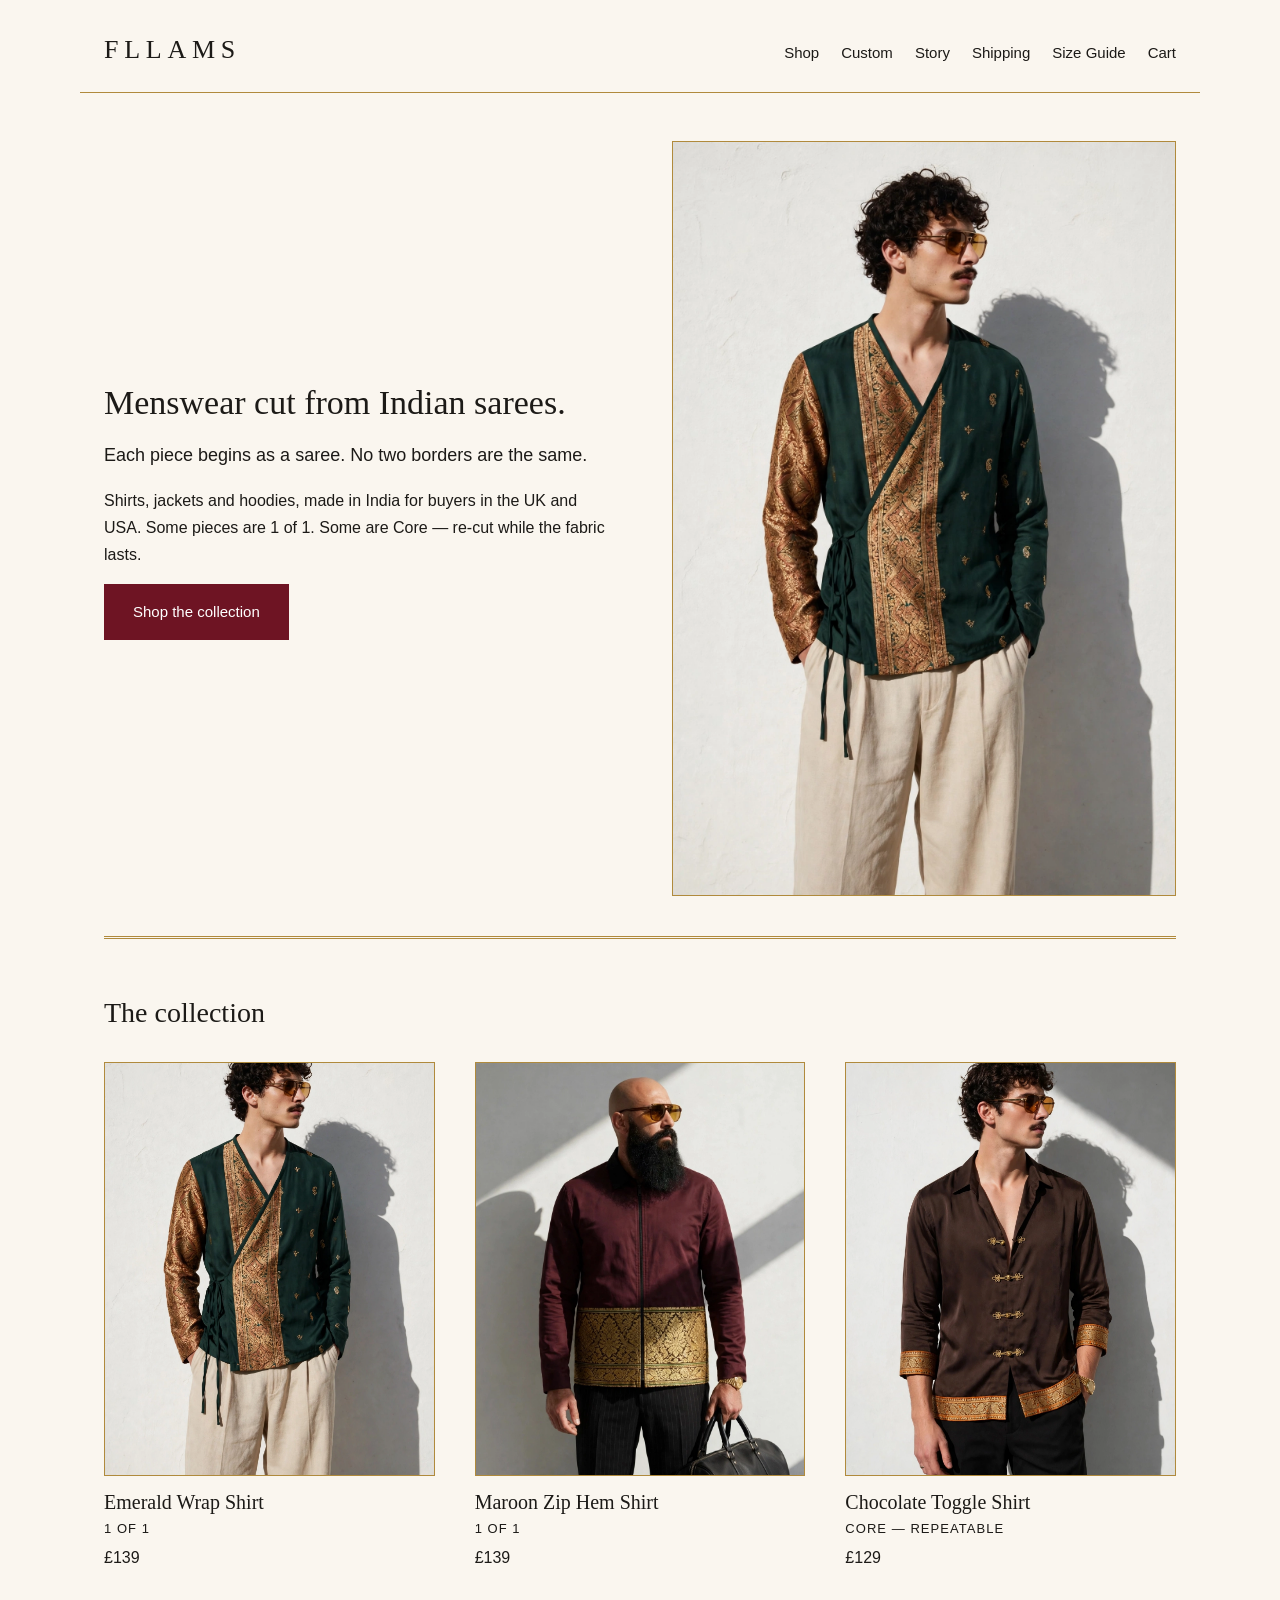
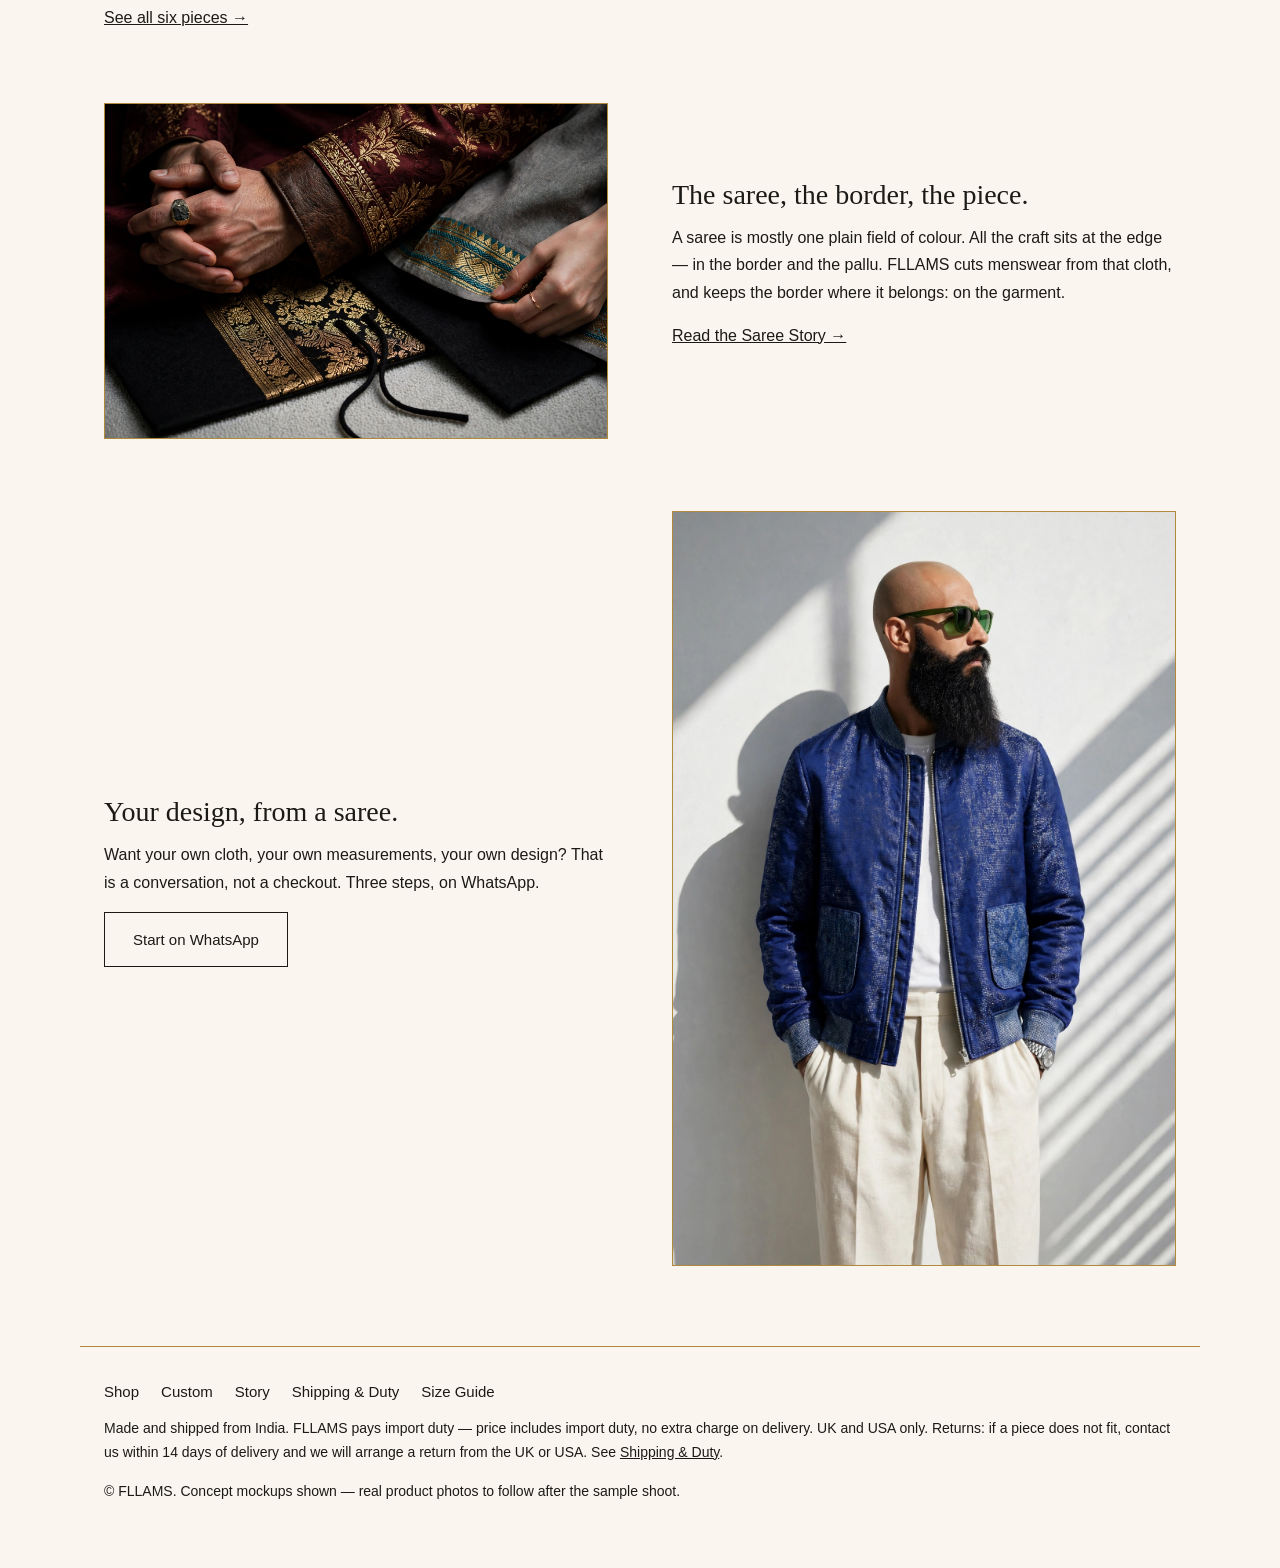
<file: index.html>
<!DOCTYPE html>
<html lang="en-GB">
<head>
<meta charset="utf-8">
<meta name="viewport" content="width=device-width, initial-scale=1">
<title>FLLAMS — Menswear cut from Indian sarees</title>
<meta name="description" content="FLLAMS — premium menswear made from Indian sarees. Shirts, jackets and hoodies for buyers in the UK and USA.">
<link rel="stylesheet" href="assets/css/style.css">
</head>
<body>
<header>
  <a class="logo" href="index.html">FLLAMS</a>
  <nav>
    <a href="shop.html">Shop</a>
    <a href="custom.html">Custom</a>
    <a href="story.html">Story</a>
    <a href="shipping.html">Shipping</a>
    <a href="size-guide.html">Size Guide</a>
    <a href="shop.html#cart" class="cart-link" data-cart-count>Cart</a>
  </nav>
</header>

<main>
  <section class="hero">
    <div>
      <h1>Menswear cut from Indian sarees.</h1>
      <p class="lede">Each piece begins as a saree. No two borders are the same.</p>
      <p>Shirts, jackets and hoodies, made in India for buyers in the UK and USA. Some pieces are 1 of 1. Some are Core — re-cut while the fabric lasts.</p>
      <p><a class="btn btn-maroon" href="shop.html">Shop the collection</a></p>
    </div>
    <div>
      <img src="assets/images/wrap-worn.webp" alt="Emerald Wrap Shirt, worn — deep forest green wrap shirt with a copper-gold brocade centre panel" width="1080" height="1350">
    </div>
  </section>

  <hr class="gold-rule">

  <section>
    <h2>The collection</h2>
    <div class="grid">
      <article class="card">
        <a href="product-wrap.html">
          <img src="assets/images/wrap-worn.webp" alt="Emerald Wrap Shirt, worn" loading="lazy">
          <h3>Emerald Wrap Shirt</h3>
          <p class="meta"><span class="label">1 of 1</span></p>
          <p class="price">£139</p>
        </a>
      </article>
      <article class="card">
        <a href="product-zip.html">
          <img src="assets/images/zip-worn.webp" alt="Maroon Zip Hem Shirt, worn" loading="lazy">
          <h3>Maroon Zip Hem Shirt</h3>
          <p class="meta"><span class="label">1 of 1</span></p>
          <p class="price">£139</p>
        </a>
      </article>
      <article class="card">
        <a href="product-toggle.html">
          <img src="assets/images/toggle-worn.webp" alt="Chocolate Toggle Shirt, worn" loading="lazy">
          <h3>Chocolate Toggle Shirt</h3>
          <p class="meta"><span class="label">Core — Repeatable</span></p>
          <p class="price">£129</p>
        </a>
      </article>
    </div>
    <p style="margin-top: 32px;"><a href="shop.html">See all six pieces →</a></p>
  </section>

  <section class="strip">
    <div>
      <img src="assets/images/detail-closeup.webp" alt="Close-up of hands, a stone ring and gold zari brocade" loading="lazy">
    </div>
    <div>
      <h2>The saree, the border, the piece.</h2>
      <p>A saree is mostly one plain field of colour. All the craft sits at the edge — in the border and the pallu. FLLAMS cuts menswear from that cloth, and keeps the border where it belongs: on the garment.</p>
      <p><a href="story.html">Read the Saree Story →</a></p>
    </div>
  </section>

  <section class="strip">
    <div>
      <h2>Your design, from a saree.</h2>
      <p>Want your own cloth, your own measurements, your own design? That is a conversation, not a checkout. Three steps, on WhatsApp.</p>
      <p><a class="btn btn-outline" href="custom.html">Start on WhatsApp</a></p>
    </div>
    <div>
      <img src="assets/images/bomber-worn.webp" alt="Royal Blue Bomber, worn" loading="lazy">
    </div>
  </section>
</main>

<footer>
  <nav>
    <a href="shop.html">Shop</a>
    <a href="custom.html">Custom</a>
    <a href="story.html">Story</a>
    <a href="shipping.html">Shipping &amp; Duty</a>
    <a href="size-guide.html">Size Guide</a>
  </nav>
  <p>Made and shipped from India. FLLAMS pays import duty — price includes import duty, no extra charge on delivery. UK and USA only. Returns: if a piece does not fit, contact us within 14 days of delivery and we will arrange a return from the UK or USA. See <a href="shipping.html">Shipping &amp; Duty</a>.</p>
  <p>© FLLAMS. Concept mockups shown — real product photos to follow after the sample shoot.</p>
</footer>
<script src="assets/js/main.js"></script>
</body>
</html>
</file>
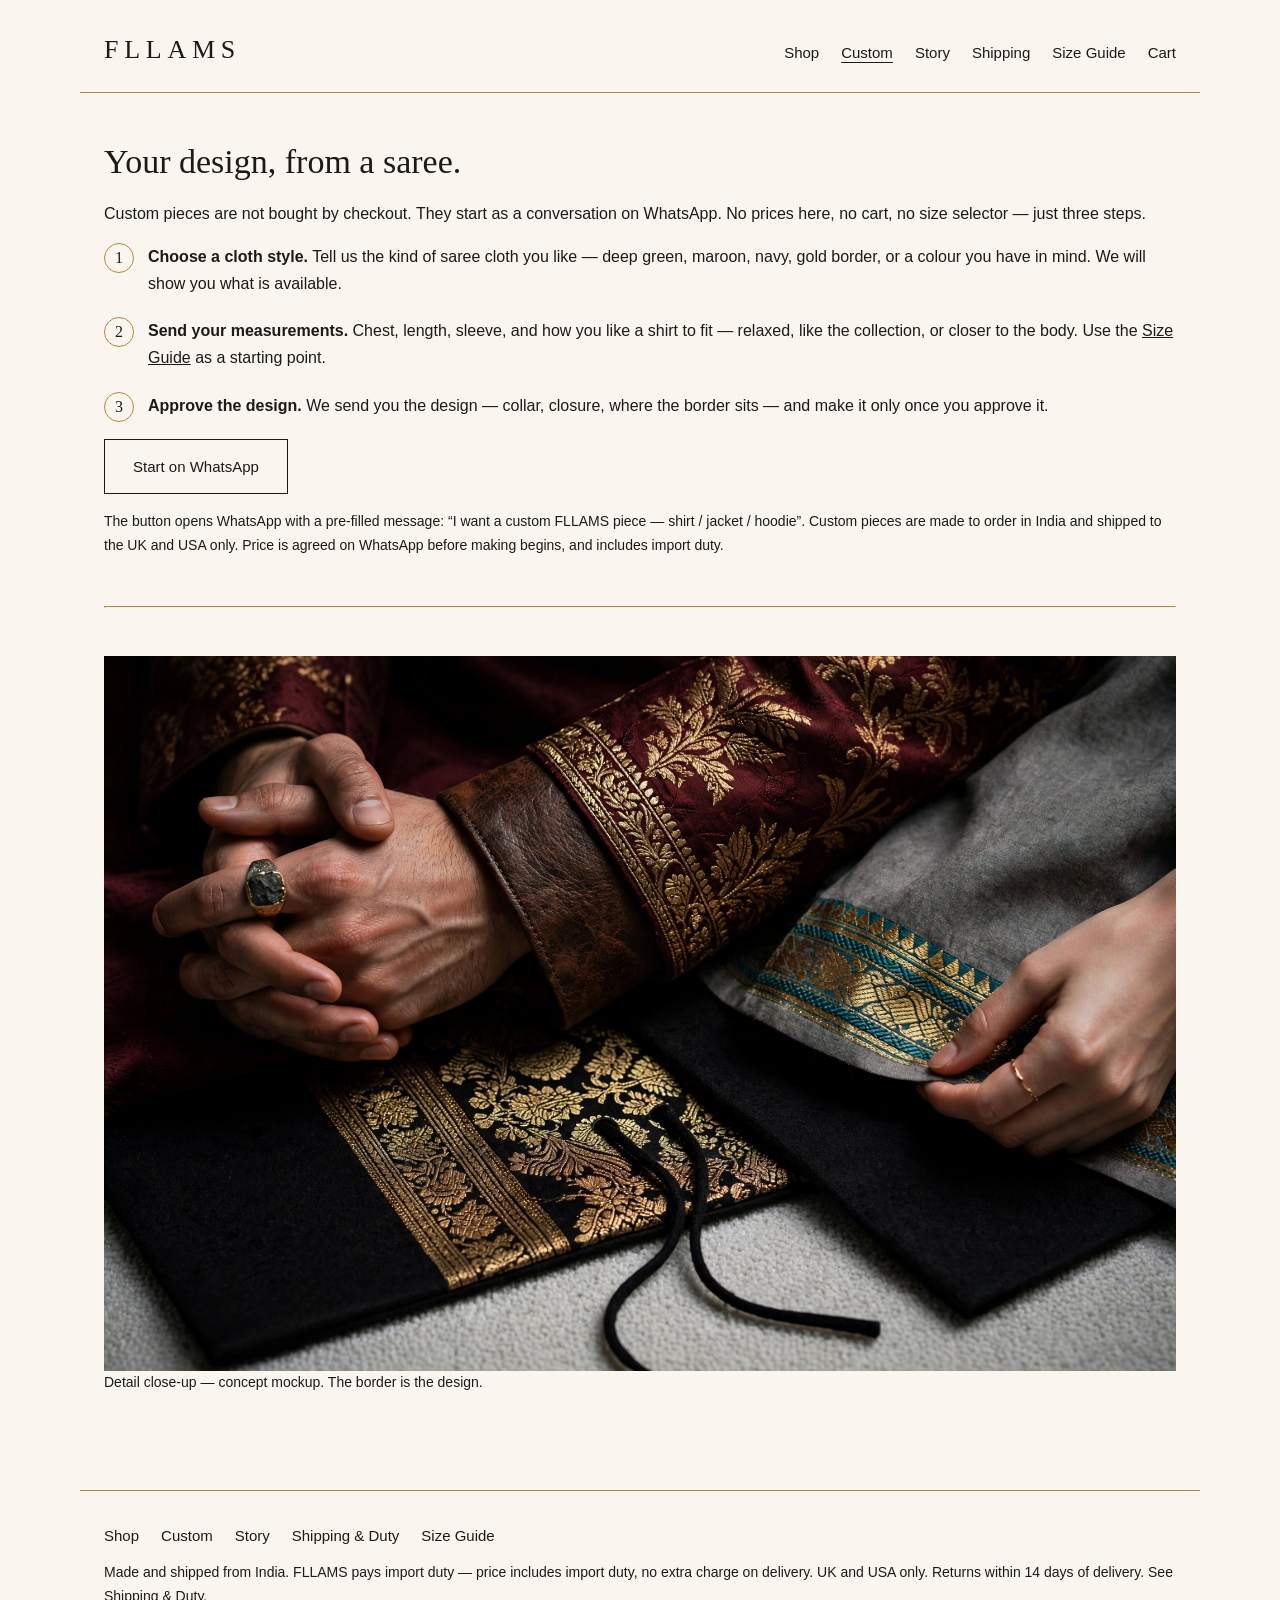
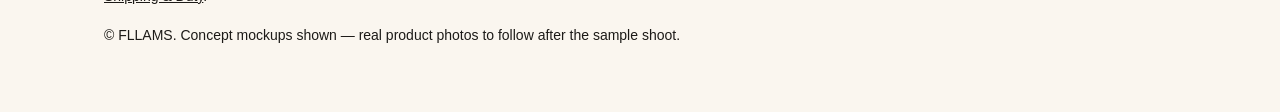
<file: custom.html>
<!DOCTYPE html>
<html lang="en-GB">
<head>
<meta charset="utf-8">
<meta name="viewport" content="width=device-width, initial-scale=1">
<title>Custom on WhatsApp — FLLAMS</title>
<meta name="description" content="A custom FLLAMS piece, made from a saree, designed with you on WhatsApp. No prices, no cart — a conversation.">
<link rel="stylesheet" href="assets/css/style.css">
</head>
<body>
<header>
  <a class="logo" href="index.html">FLLAMS</a>
  <nav>
    <a href="shop.html">Shop</a>
    <a href="custom.html" aria-current="page">Custom</a>
    <a href="story.html">Story</a>
    <a href="shipping.html">Shipping</a>
    <a href="size-guide.html">Size Guide</a>
    <a href="shop.html#cart" class="cart-link" data-cart-count>Cart</a>
  </nav>
</header>

<main>
  <h1>Your design, from a saree.</h1>
  <p>Custom pieces are not bought by checkout. They start as a conversation on WhatsApp. No prices here, no cart, no size selector — just three steps.</p>

  <ol class="steps">
    <li><strong>Choose a cloth style.</strong> Tell us the kind of saree cloth you like — deep green, maroon, navy, gold border, or a colour you have in mind. We will show you what is available.</li>
    <li><strong>Send your measurements.</strong> Chest, length, sleeve, and how you like a shirt to fit — relaxed, like the collection, or closer to the body. Use the <a href="size-guide.html">Size Guide</a> as a starting point.</li>
    <li><strong>Approve the design.</strong> We send you the design — collar, closure, where the border sits — and make it only once you approve it.</li>
  </ol>

  <p>
    <!-- TODO: replace the placeholder WhatsApp number below with the real FLLAMS WhatsApp business number before launch. -->
    <a class="btn btn-outline" href="https://wa.me/000000000000?text=I%20want%20a%20custom%20FLLAMS%20piece%20%E2%80%94%20shirt%20%2F%20jacket%20%2F%20hoodie">Start on WhatsApp</a>
  </p>
  <p class="muted">The button opens WhatsApp with a pre-filled message: “I want a custom FLLAMS piece — shirt / jacket / hoodie”. Custom pieces are made to order in India and shipped to the UK and USA only. Price is agreed on WhatsApp before making begins, and includes import duty.</p>

  <hr class="gold-line">
  <img src="assets/images/detail-closeup.webp" alt="Close-up of hands, a stone ring and gold zari brocade" loading="lazy">
  <p class="muted">Detail close-up — concept mockup. The border is the design.</p>
</main>

<footer>
  <nav>
    <a href="shop.html">Shop</a>
    <a href="custom.html">Custom</a>
    <a href="story.html">Story</a>
    <a href="shipping.html">Shipping &amp; Duty</a>
    <a href="size-guide.html">Size Guide</a>
  </nav>
  <p>Made and shipped from India. FLLAMS pays import duty — price includes import duty, no extra charge on delivery. UK and USA only. Returns within 14 days of delivery. See <a href="shipping.html">Shipping &amp; Duty</a>.</p>
  <p>© FLLAMS. Concept mockups shown — real product photos to follow after the sample shoot.</p>
</footer>
<script src="assets/js/main.js"></script>
</body>
</html>
</file>
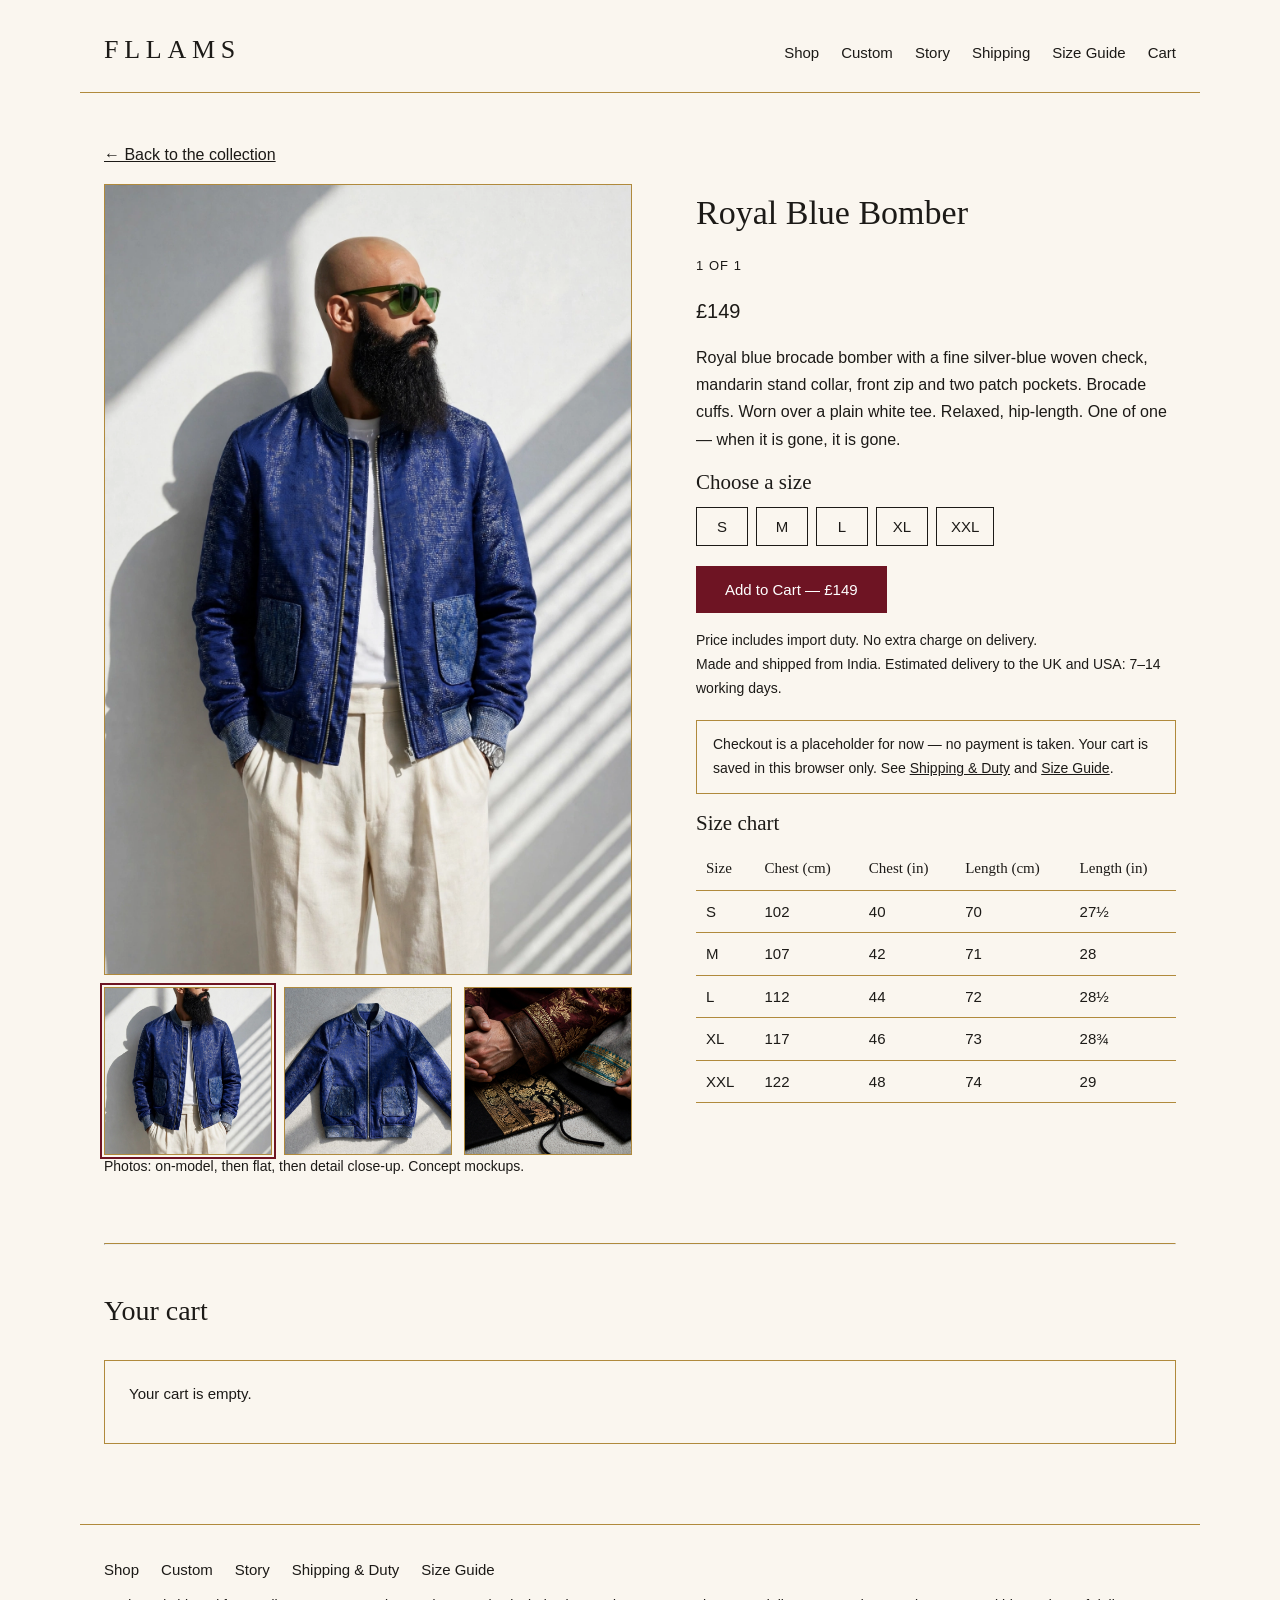
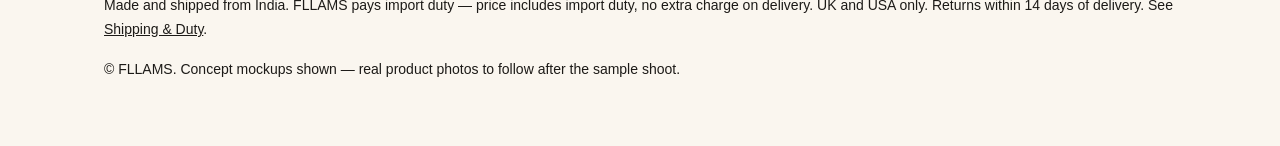
<file: product-bomber.html>
<!DOCTYPE html>
<html lang="en-GB">
<head>
<meta charset="utf-8">
<meta name="viewport" content="width=device-width, initial-scale=1">
<title>Royal Blue Bomber — FLLAMS</title>
<meta name="description" content="Royal Blue Bomber, £149 — Royal blue brocade bomber with a mandarin collar, front zip and 2 patch pockets. FLLAMS menswear made from Indian sarees, UK and USA only.">
<link rel="stylesheet" href="assets/css/style.css">
</head>
<body>
<header>
  <a class="logo" href="index.html">FLLAMS</a>
  <nav>
    <a href="shop.html">Shop</a>
    <a href="custom.html">Custom</a>
    <a href="story.html">Story</a>
    <a href="shipping.html">Shipping</a>
    <a href="size-guide.html">Size Guide</a>
    <a href="shop.html#cart" class="cart-link" data-cart-count>Cart</a>
  </nav>
</header>

<main>
  <p><a href="shop.html">&larr; Back to the collection</a></p>
  <section class="product">
    <div class="main-photo">
      <img id="main-photo" src="assets/images/bomber-worn.webp" alt="Royal Blue Bomber, worn">
      <div class="thumbs">
        <img src="assets/images/bomber-worn.webp" alt="Royal Blue Bomber, worn" data-full="assets/images/bomber-worn.webp" class="active">
        <img src="assets/images/bomber-flat.webp" alt="Royal Blue Bomber, flat" data-full="assets/images/bomber-flat.webp">
        <img src="assets/images/detail-closeup.webp" alt="Detail close-up — gold zari brocade" data-full="assets/images/detail-closeup.webp">
      </div>
      <p class="muted">Photos: on-model, then flat, then detail close-up. Concept mockups.</p>
    </div>
    <div class="buy">
      <h1>Royal Blue Bomber</h1>
      <p class="meta"><span class="label">1 of 1</span></p>
      <p class="price">£149</p>
      <p>Royal blue brocade bomber with a fine silver-blue woven check, mandarin stand collar, front zip and two patch pockets. Brocade cuffs. Worn over a plain white tee. Relaxed, hip-length. One of one — when it is gone, it is gone.</p>
      <h3>Choose a size</h3>
      <div class="sizes" role="group" aria-label="Size">
        <button type="button" class="size-btn" aria-pressed="false">S</button>
        <button type="button" class="size-btn" aria-pressed="false">M</button>
        <button type="button" class="size-btn" aria-pressed="false">L</button>
        <button type="button" class="size-btn" aria-pressed="false">XL</button>
        <button type="button" class="size-btn" aria-pressed="false">XXL</button>
      </div>
      <p class="muted" id="size-note"></p>
      <p>
        <button type="button" class="btn btn-maroon" data-add-to-cart data-name="Royal Blue Bomber" data-price="149">Add to Cart — £149</button>
      </p>
      <p class="muted" id="added-note"></p>
      <p class="duty-note">Price includes import duty. No extra charge on delivery.<br>
      Made and shipped from India. Estimated delivery to the UK and USA: 7–14 working days.</p>
      <p class="placeholder-note">Checkout is a placeholder for now — no payment is taken. Your cart is saved in this browser only. See <a href="shipping.html">Shipping &amp; Duty</a> and <a href="size-guide.html">Size Guide</a>.</p>
      <h3>Size chart</h3>
      <table>
    <thead><tr><th>Size</th><th>Chest (cm)</th><th>Chest (in)</th><th>Length (cm)</th><th>Length (in)</th></tr></thead>
    <tbody>
      <tr><td>S</td><td>102</td><td>40</td><td>70</td><td>27&frac12;</td></tr>
      <tr><td>M</td><td>107</td><td>42</td><td>71</td><td>28</td></tr>
      <tr><td>L</td><td>112</td><td>44</td><td>72</td><td>28&frac12;</td></tr>
      <tr><td>XL</td><td>117</td><td>46</td><td>73</td><td>28&frac34;</td></tr>
      <tr><td>XXL</td><td>122</td><td>48</td><td>74</td><td>29</td></tr>
    </tbody>
  </table>
    </div>
  </section>

  <hr class="gold-line">
  <h2>Your cart</h2>
  <div class="cart-panel" id="cart-panel">
    <p class="cart-empty">Your cart is empty.</p>
  </div>
</main>

<footer>
  <nav>
    <a href="shop.html">Shop</a>
    <a href="custom.html">Custom</a>
    <a href="story.html">Story</a>
    <a href="shipping.html">Shipping &amp; Duty</a>
    <a href="size-guide.html">Size Guide</a>
  </nav>
  <p>Made and shipped from India. FLLAMS pays import duty — price includes import duty, no extra charge on delivery. UK and USA only. Returns within 14 days of delivery. See <a href="shipping.html">Shipping &amp; Duty</a>.</p>
  <p>&copy; FLLAMS. Concept mockups shown — real product photos to follow after the sample shoot.</p>
</footer>
<script src="assets/js/main.js"></script>
</body>
</html>
</file>
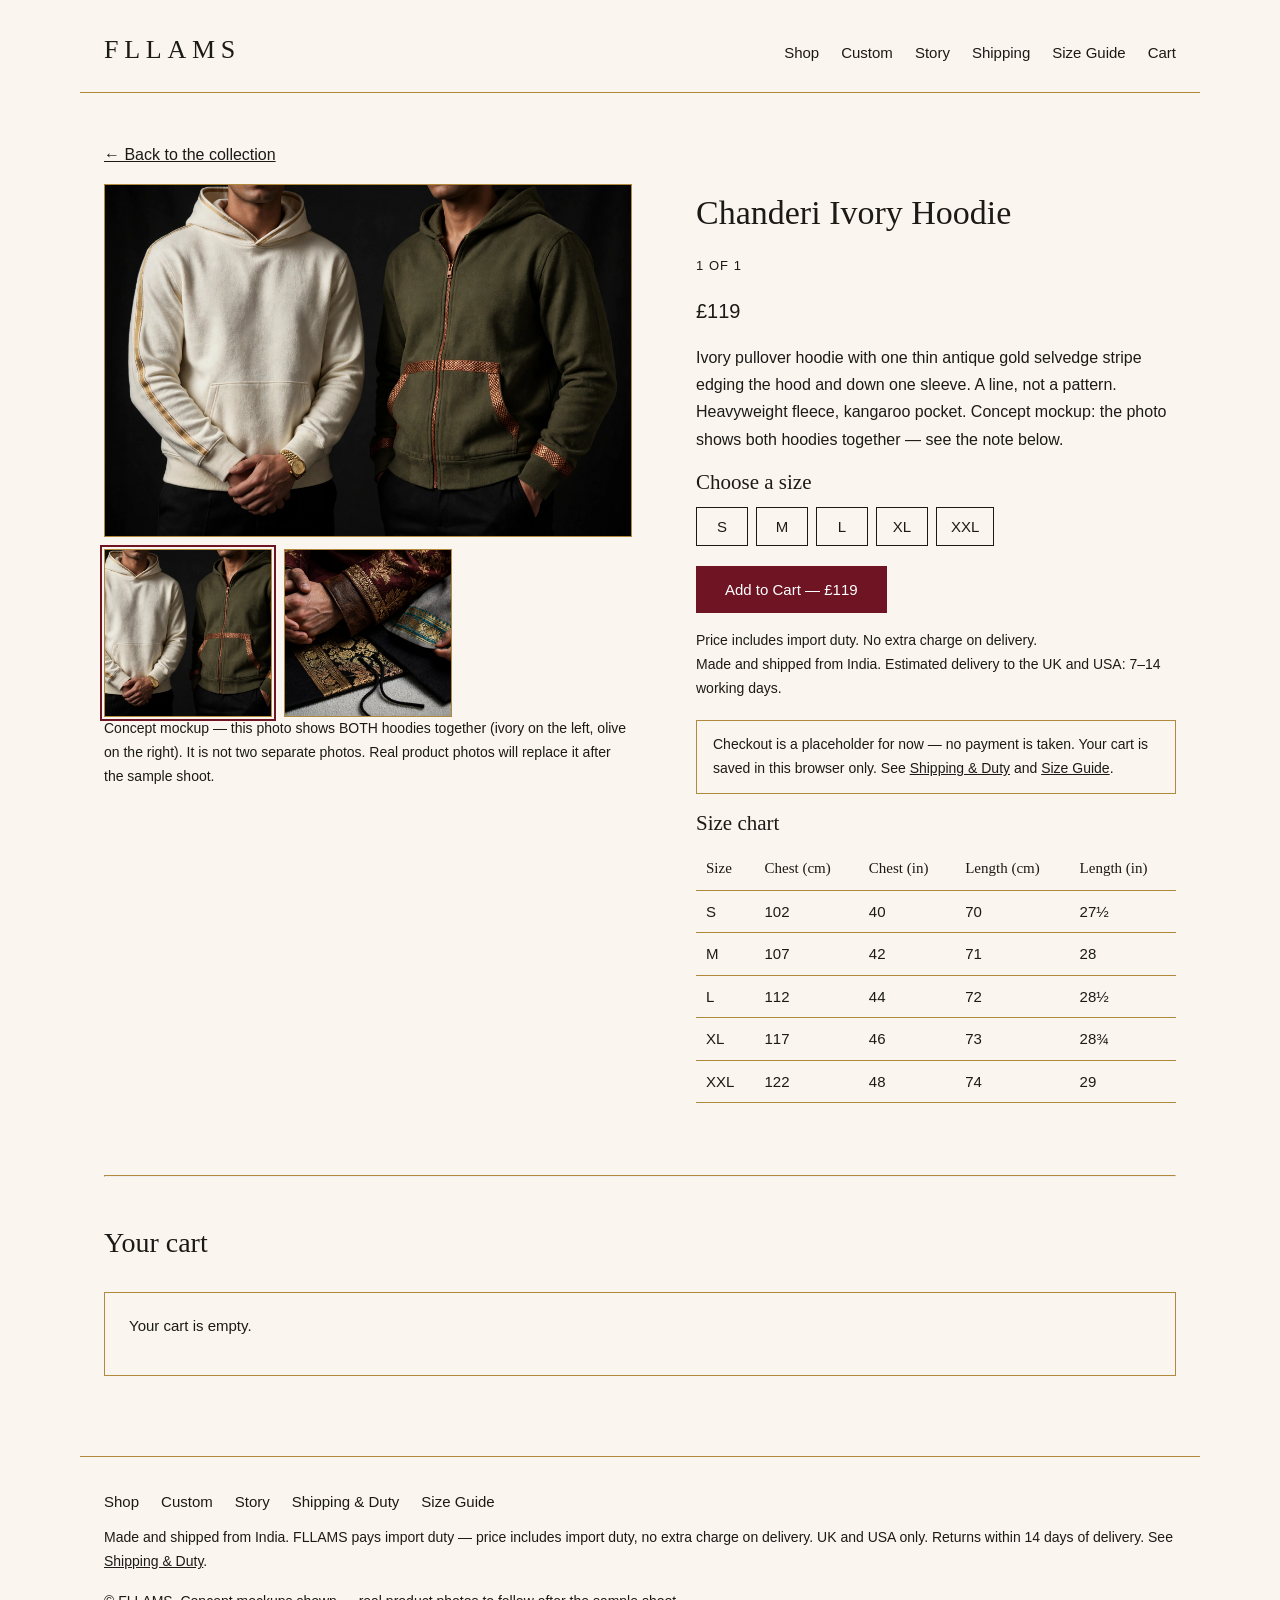
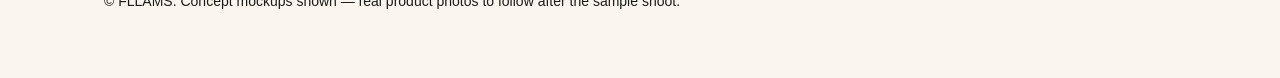
<file: product-hoodie-ivory.html>
<!DOCTYPE html>
<html lang="en-GB">
<head>
<meta charset="utf-8">
<meta name="viewport" content="width=device-width, initial-scale=1">
<title>Chanderi Ivory Hoodie — FLLAMS</title>
<meta name="description" content="Chanderi Ivory Hoodie, £119 — Ivory hoodie with a thin gold selvedge stripe. FLLAMS menswear made from Indian sarees, UK and USA only.">
<link rel="stylesheet" href="assets/css/style.css">
</head>
<body>
<header>
  <a class="logo" href="index.html">FLLAMS</a>
  <nav>
    <a href="shop.html">Shop</a>
    <a href="custom.html">Custom</a>
    <a href="story.html">Story</a>
    <a href="shipping.html">Shipping</a>
    <a href="size-guide.html">Size Guide</a>
    <a href="shop.html#cart" class="cart-link" data-cart-count>Cart</a>
  </nav>
</header>

<main>
  <p><a href="shop.html">&larr; Back to the collection</a></p>
  <section class="product">
    <div class="main-photo">
      <img id="main-photo" src="assets/images/hoodies-worn.webp" alt="Chanderi Ivory Hoodie, worn">
      <div class="thumbs">
        <img src="assets/images/hoodies-worn.webp" alt="Chanderi Ivory Hoodie and Maheshwari Olive Hoodie, worn" data-full="assets/images/hoodies-worn.webp" class="active">
        <img src="assets/images/detail-closeup.webp" alt="Detail close-up — gold zari brocade" data-full="assets/images/detail-closeup.webp">
      </div>
      <p class="muted">Concept mockup — this photo shows BOTH hoodies together (ivory on the left, olive on the right). It is not two separate photos. Real product photos will replace it after the sample shoot.</p>
    </div>
    <div class="buy">
      <h1>Chanderi Ivory Hoodie</h1>
      <p class="meta"><span class="label">1 of 1</span></p>
      <p class="price">£119</p>
      <p>Ivory pullover hoodie with one thin antique gold selvedge stripe edging the hood and down one sleeve. A line, not a pattern. Heavyweight fleece, kangaroo pocket. Concept mockup: the photo shows both hoodies together — see the note below.</p>
      <h3>Choose a size</h3>
      <div class="sizes" role="group" aria-label="Size">
        <button type="button" class="size-btn" aria-pressed="false">S</button>
        <button type="button" class="size-btn" aria-pressed="false">M</button>
        <button type="button" class="size-btn" aria-pressed="false">L</button>
        <button type="button" class="size-btn" aria-pressed="false">XL</button>
        <button type="button" class="size-btn" aria-pressed="false">XXL</button>
      </div>
      <p class="muted" id="size-note"></p>
      <p>
        <button type="button" class="btn btn-maroon" data-add-to-cart data-name="Chanderi Ivory Hoodie" data-price="119">Add to Cart — £119</button>
      </p>
      <p class="muted" id="added-note"></p>
      <p class="duty-note">Price includes import duty. No extra charge on delivery.<br>
      Made and shipped from India. Estimated delivery to the UK and USA: 7–14 working days.</p>
      <p class="placeholder-note">Checkout is a placeholder for now — no payment is taken. Your cart is saved in this browser only. See <a href="shipping.html">Shipping &amp; Duty</a> and <a href="size-guide.html">Size Guide</a>.</p>
      <h3>Size chart</h3>
      <table>
    <thead><tr><th>Size</th><th>Chest (cm)</th><th>Chest (in)</th><th>Length (cm)</th><th>Length (in)</th></tr></thead>
    <tbody>
      <tr><td>S</td><td>102</td><td>40</td><td>70</td><td>27&frac12;</td></tr>
      <tr><td>M</td><td>107</td><td>42</td><td>71</td><td>28</td></tr>
      <tr><td>L</td><td>112</td><td>44</td><td>72</td><td>28&frac12;</td></tr>
      <tr><td>XL</td><td>117</td><td>46</td><td>73</td><td>28&frac34;</td></tr>
      <tr><td>XXL</td><td>122</td><td>48</td><td>74</td><td>29</td></tr>
    </tbody>
  </table>
    </div>
  </section>

  <hr class="gold-line">
  <h2>Your cart</h2>
  <div class="cart-panel" id="cart-panel">
    <p class="cart-empty">Your cart is empty.</p>
  </div>
</main>

<footer>
  <nav>
    <a href="shop.html">Shop</a>
    <a href="custom.html">Custom</a>
    <a href="story.html">Story</a>
    <a href="shipping.html">Shipping &amp; Duty</a>
    <a href="size-guide.html">Size Guide</a>
  </nav>
  <p>Made and shipped from India. FLLAMS pays import duty — price includes import duty, no extra charge on delivery. UK and USA only. Returns within 14 days of delivery. See <a href="shipping.html">Shipping &amp; Duty</a>.</p>
  <p>&copy; FLLAMS. Concept mockups shown — real product photos to follow after the sample shoot.</p>
</footer>
<script src="assets/js/main.js"></script>
</body>
</html>
</file>
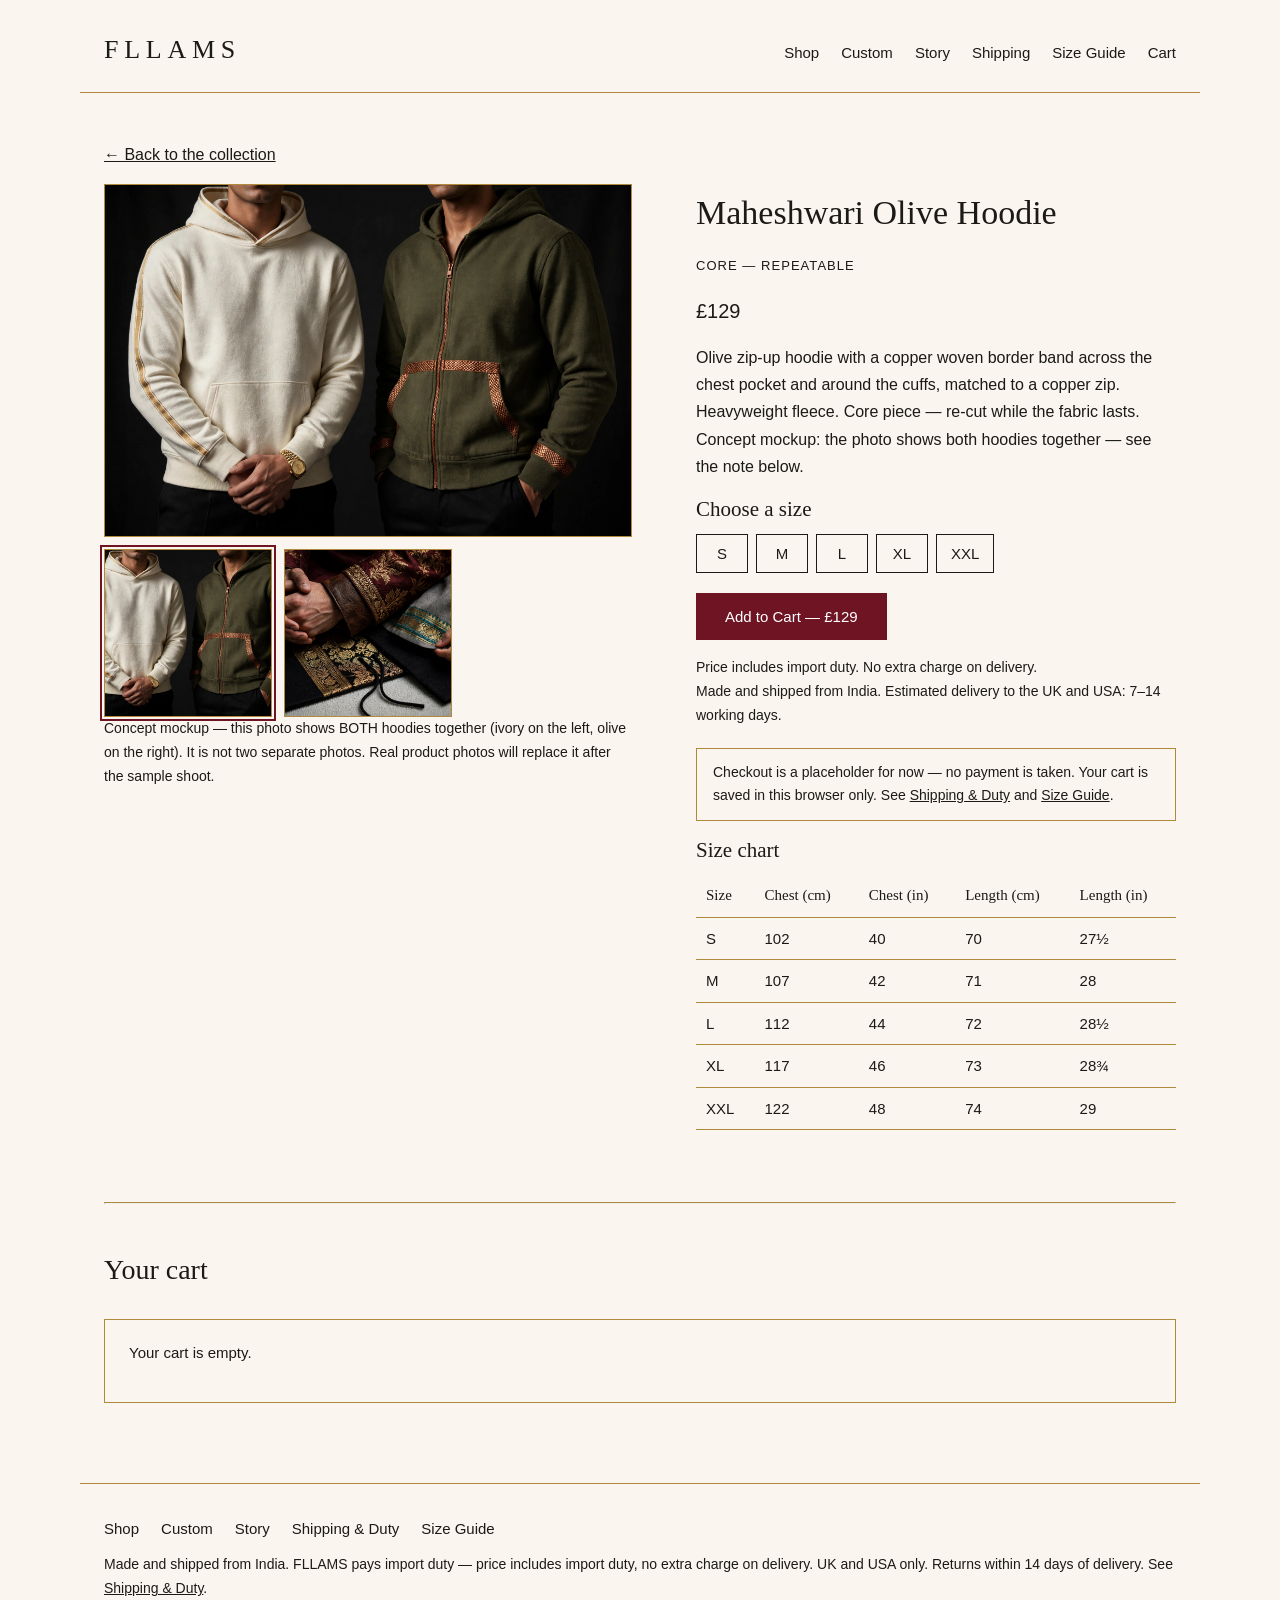
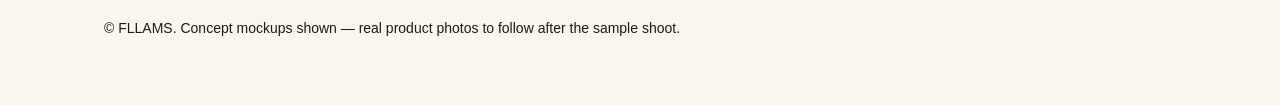
<file: product-hoodie-olive.html>
<!DOCTYPE html>
<html lang="en-GB">
<head>
<meta charset="utf-8">
<meta name="viewport" content="width=device-width, initial-scale=1">
<title>Maheshwari Olive Hoodie — FLLAMS</title>
<meta name="description" content="Maheshwari Olive Hoodie, £129 — Olive zip hoodie with a copper border band. FLLAMS menswear made from Indian sarees, UK and USA only.">
<link rel="stylesheet" href="assets/css/style.css">
</head>
<body>
<header>
  <a class="logo" href="index.html">FLLAMS</a>
  <nav>
    <a href="shop.html">Shop</a>
    <a href="custom.html">Custom</a>
    <a href="story.html">Story</a>
    <a href="shipping.html">Shipping</a>
    <a href="size-guide.html">Size Guide</a>
    <a href="shop.html#cart" class="cart-link" data-cart-count>Cart</a>
  </nav>
</header>

<main>
  <p><a href="shop.html">&larr; Back to the collection</a></p>
  <section class="product">
    <div class="main-photo">
      <img id="main-photo" src="assets/images/hoodies-worn.webp" alt="Maheshwari Olive Hoodie, worn">
      <div class="thumbs">
        <img src="assets/images/hoodies-worn.webp" alt="Maheshwari Olive Hoodie and Chanderi Ivory Hoodie, worn" data-full="assets/images/hoodies-worn.webp" class="active">
        <img src="assets/images/detail-closeup.webp" alt="Detail close-up — gold zari brocade" data-full="assets/images/detail-closeup.webp">
      </div>
      <p class="muted">Concept mockup — this photo shows BOTH hoodies together (ivory on the left, olive on the right). It is not two separate photos. Real product photos will replace it after the sample shoot.</p>
    </div>
    <div class="buy">
      <h1>Maheshwari Olive Hoodie</h1>
      <p class="meta"><span class="label">Core — Repeatable</span></p>
      <p class="price">£129</p>
      <p>Olive zip-up hoodie with a copper woven border band across the chest pocket and around the cuffs, matched to a copper zip. Heavyweight fleece. Core piece — re-cut while the fabric lasts. Concept mockup: the photo shows both hoodies together — see the note below.</p>
      <h3>Choose a size</h3>
      <div class="sizes" role="group" aria-label="Size">
        <button type="button" class="size-btn" aria-pressed="false">S</button>
        <button type="button" class="size-btn" aria-pressed="false">M</button>
        <button type="button" class="size-btn" aria-pressed="false">L</button>
        <button type="button" class="size-btn" aria-pressed="false">XL</button>
        <button type="button" class="size-btn" aria-pressed="false">XXL</button>
      </div>
      <p class="muted" id="size-note"></p>
      <p>
        <button type="button" class="btn btn-maroon" data-add-to-cart data-name="Maheshwari Olive Hoodie" data-price="129">Add to Cart — £129</button>
      </p>
      <p class="muted" id="added-note"></p>
      <p class="duty-note">Price includes import duty. No extra charge on delivery.<br>
      Made and shipped from India. Estimated delivery to the UK and USA: 7–14 working days.</p>
      <p class="placeholder-note">Checkout is a placeholder for now — no payment is taken. Your cart is saved in this browser only. See <a href="shipping.html">Shipping &amp; Duty</a> and <a href="size-guide.html">Size Guide</a>.</p>
      <h3>Size chart</h3>
      <table>
    <thead><tr><th>Size</th><th>Chest (cm)</th><th>Chest (in)</th><th>Length (cm)</th><th>Length (in)</th></tr></thead>
    <tbody>
      <tr><td>S</td><td>102</td><td>40</td><td>70</td><td>27&frac12;</td></tr>
      <tr><td>M</td><td>107</td><td>42</td><td>71</td><td>28</td></tr>
      <tr><td>L</td><td>112</td><td>44</td><td>72</td><td>28&frac12;</td></tr>
      <tr><td>XL</td><td>117</td><td>46</td><td>73</td><td>28&frac34;</td></tr>
      <tr><td>XXL</td><td>122</td><td>48</td><td>74</td><td>29</td></tr>
    </tbody>
  </table>
    </div>
  </section>

  <hr class="gold-line">
  <h2>Your cart</h2>
  <div class="cart-panel" id="cart-panel">
    <p class="cart-empty">Your cart is empty.</p>
  </div>
</main>

<footer>
  <nav>
    <a href="shop.html">Shop</a>
    <a href="custom.html">Custom</a>
    <a href="story.html">Story</a>
    <a href="shipping.html">Shipping &amp; Duty</a>
    <a href="size-guide.html">Size Guide</a>
  </nav>
  <p>Made and shipped from India. FLLAMS pays import duty — price includes import duty, no extra charge on delivery. UK and USA only. Returns within 14 days of delivery. See <a href="shipping.html">Shipping &amp; Duty</a>.</p>
  <p>&copy; FLLAMS. Concept mockups shown — real product photos to follow after the sample shoot.</p>
</footer>
<script src="assets/js/main.js"></script>
</body>
</html>
</file>
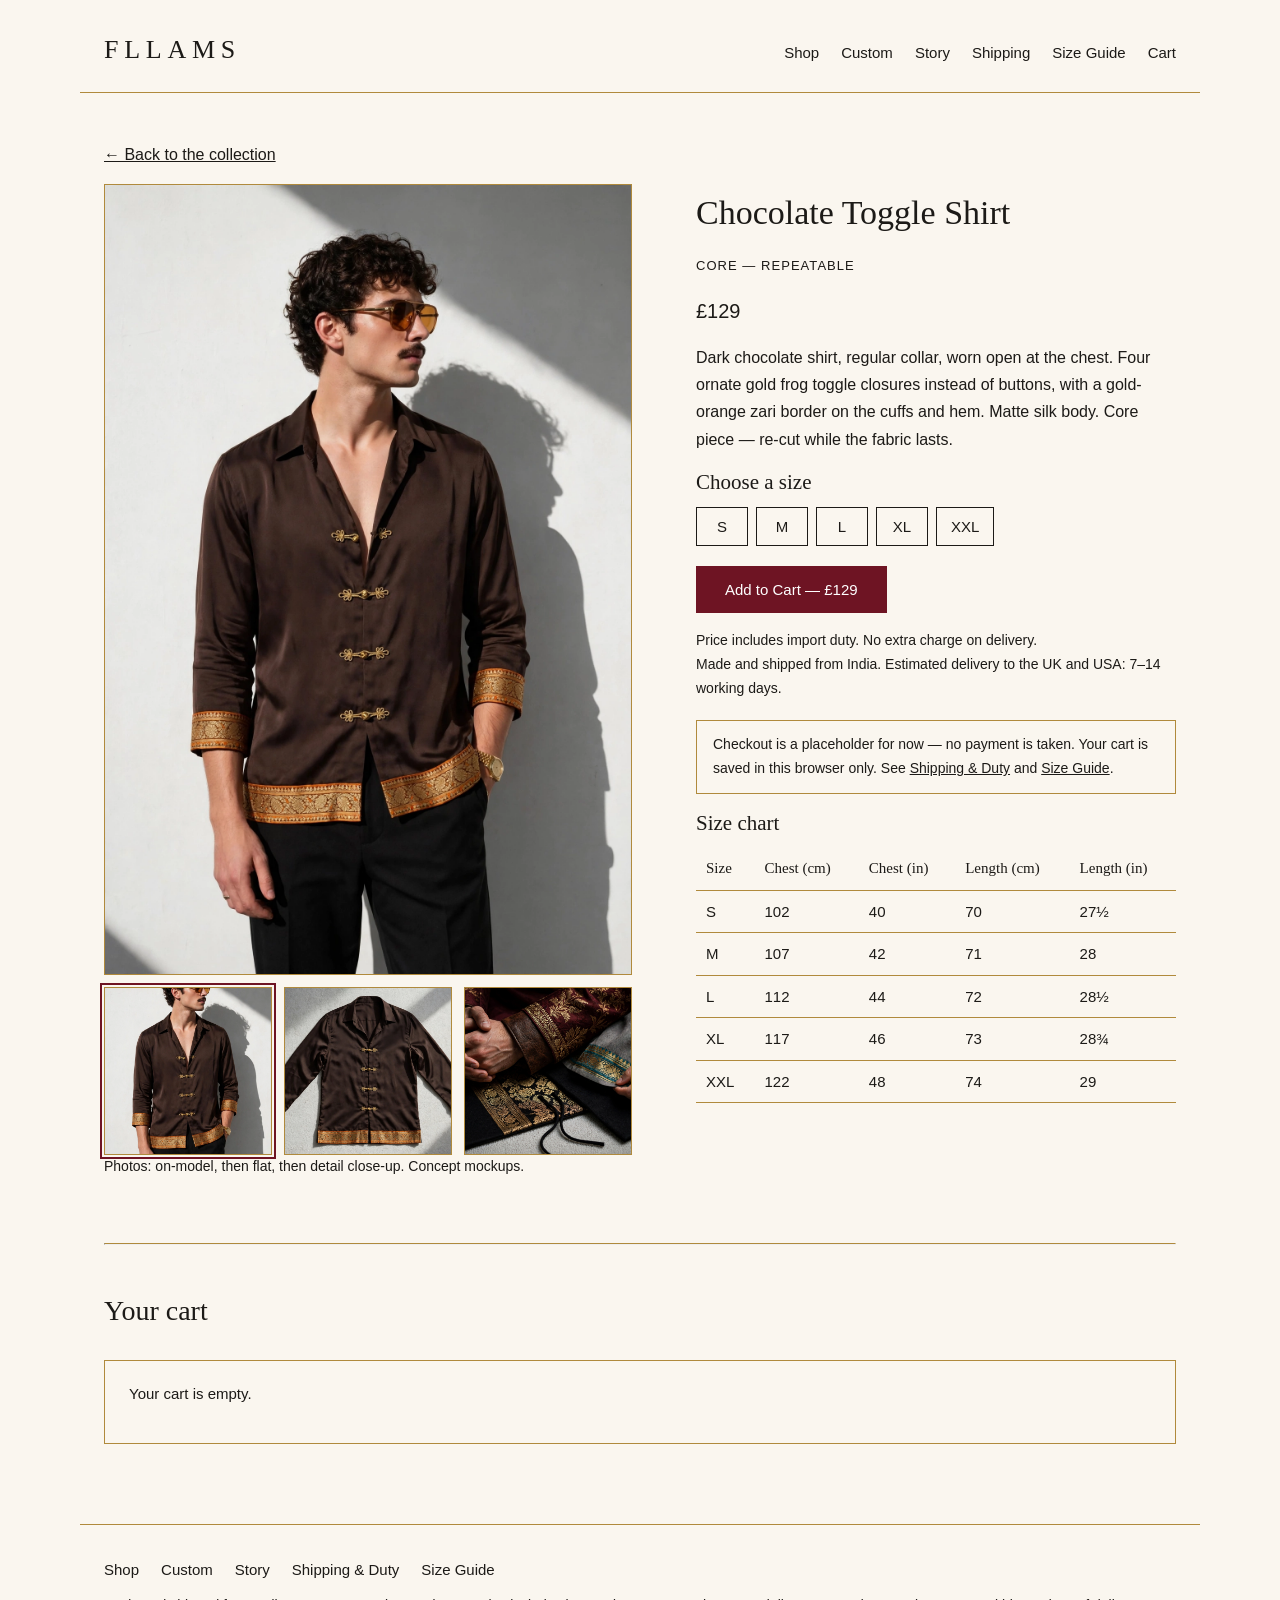
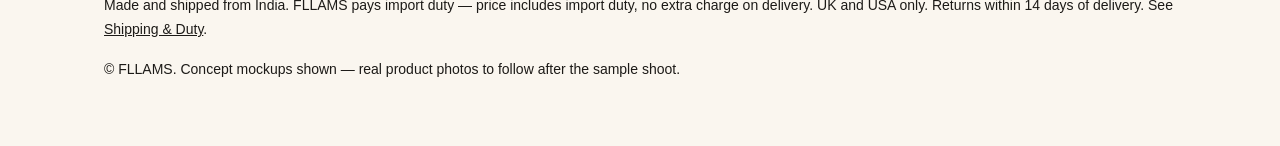
<file: product-toggle.html>
<!DOCTYPE html>
<html lang="en-GB">
<head>
<meta charset="utf-8">
<meta name="viewport" content="width=device-width, initial-scale=1">
<title>Chocolate Toggle Shirt — FLLAMS</title>
<meta name="description" content="Chocolate Toggle Shirt, £129 — Chocolate shirt with gold frog toggles and a gold-orange cuff and hem border. FLLAMS menswear made from Indian sarees, UK and USA only.">
<link rel="stylesheet" href="assets/css/style.css">
</head>
<body>
<header>
  <a class="logo" href="index.html">FLLAMS</a>
  <nav>
    <a href="shop.html">Shop</a>
    <a href="custom.html">Custom</a>
    <a href="story.html">Story</a>
    <a href="shipping.html">Shipping</a>
    <a href="size-guide.html">Size Guide</a>
    <a href="shop.html#cart" class="cart-link" data-cart-count>Cart</a>
  </nav>
</header>

<main>
  <p><a href="shop.html">&larr; Back to the collection</a></p>
  <section class="product">
    <div class="main-photo">
      <img id="main-photo" src="assets/images/toggle-worn.webp" alt="Chocolate Toggle Shirt, worn">
      <div class="thumbs">
        <img src="assets/images/toggle-worn.webp" alt="Chocolate Toggle Shirt, worn" data-full="assets/images/toggle-worn.webp" class="active">
        <img src="assets/images/toggle-flat.webp" alt="Chocolate Toggle Shirt, flat" data-full="assets/images/toggle-flat.webp">
        <img src="assets/images/detail-closeup.webp" alt="Detail close-up — gold zari brocade" data-full="assets/images/detail-closeup.webp">
      </div>
      <p class="muted">Photos: on-model, then flat, then detail close-up. Concept mockups.</p>
    </div>
    <div class="buy">
      <h1>Chocolate Toggle Shirt</h1>
      <p class="meta"><span class="label">Core — Repeatable</span></p>
      <p class="price">£129</p>
      <p>Dark chocolate shirt, regular collar, worn open at the chest. Four ornate gold frog toggle closures instead of buttons, with a gold-orange zari border on the cuffs and hem. Matte silk body. Core piece — re-cut while the fabric lasts.</p>
      <h3>Choose a size</h3>
      <div class="sizes" role="group" aria-label="Size">
        <button type="button" class="size-btn" aria-pressed="false">S</button>
        <button type="button" class="size-btn" aria-pressed="false">M</button>
        <button type="button" class="size-btn" aria-pressed="false">L</button>
        <button type="button" class="size-btn" aria-pressed="false">XL</button>
        <button type="button" class="size-btn" aria-pressed="false">XXL</button>
      </div>
      <p class="muted" id="size-note"></p>
      <p>
        <button type="button" class="btn btn-maroon" data-add-to-cart data-name="Chocolate Toggle Shirt" data-price="129">Add to Cart — £129</button>
      </p>
      <p class="muted" id="added-note"></p>
      <p class="duty-note">Price includes import duty. No extra charge on delivery.<br>
      Made and shipped from India. Estimated delivery to the UK and USA: 7–14 working days.</p>
      <p class="placeholder-note">Checkout is a placeholder for now — no payment is taken. Your cart is saved in this browser only. See <a href="shipping.html">Shipping &amp; Duty</a> and <a href="size-guide.html">Size Guide</a>.</p>
      <h3>Size chart</h3>
      <table>
    <thead><tr><th>Size</th><th>Chest (cm)</th><th>Chest (in)</th><th>Length (cm)</th><th>Length (in)</th></tr></thead>
    <tbody>
      <tr><td>S</td><td>102</td><td>40</td><td>70</td><td>27&frac12;</td></tr>
      <tr><td>M</td><td>107</td><td>42</td><td>71</td><td>28</td></tr>
      <tr><td>L</td><td>112</td><td>44</td><td>72</td><td>28&frac12;</td></tr>
      <tr><td>XL</td><td>117</td><td>46</td><td>73</td><td>28&frac34;</td></tr>
      <tr><td>XXL</td><td>122</td><td>48</td><td>74</td><td>29</td></tr>
    </tbody>
  </table>
    </div>
  </section>

  <hr class="gold-line">
  <h2>Your cart</h2>
  <div class="cart-panel" id="cart-panel">
    <p class="cart-empty">Your cart is empty.</p>
  </div>
</main>

<footer>
  <nav>
    <a href="shop.html">Shop</a>
    <a href="custom.html">Custom</a>
    <a href="story.html">Story</a>
    <a href="shipping.html">Shipping &amp; Duty</a>
    <a href="size-guide.html">Size Guide</a>
  </nav>
  <p>Made and shipped from India. FLLAMS pays import duty — price includes import duty, no extra charge on delivery. UK and USA only. Returns within 14 days of delivery. See <a href="shipping.html">Shipping &amp; Duty</a>.</p>
  <p>&copy; FLLAMS. Concept mockups shown — real product photos to follow after the sample shoot.</p>
</footer>
<script src="assets/js/main.js"></script>
</body>
</html>
</file>
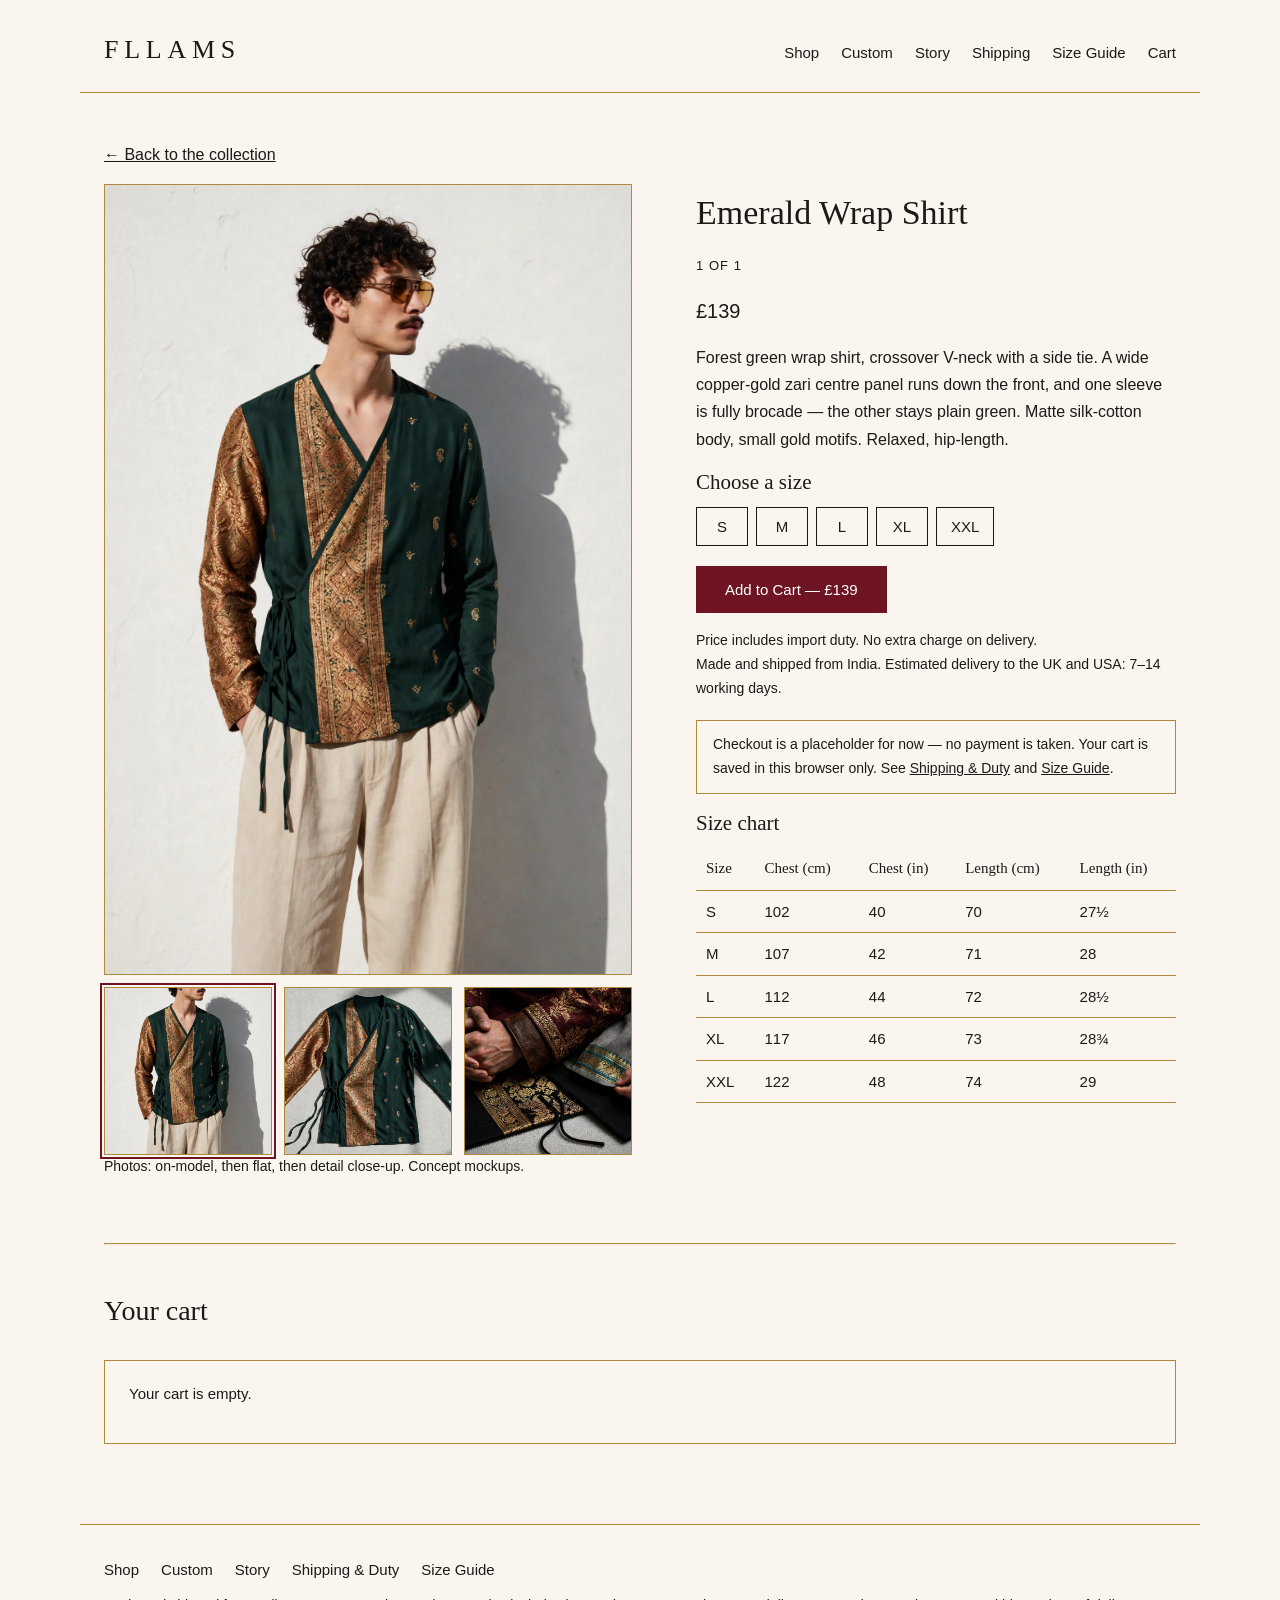
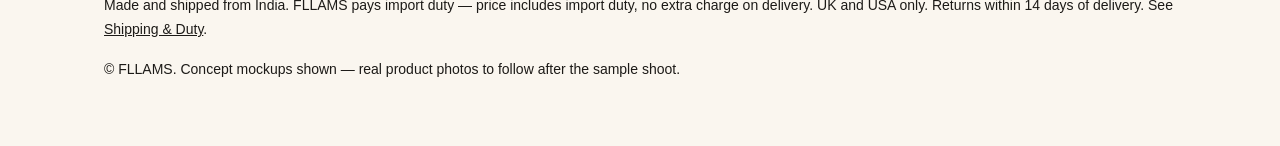
<file: product-wrap.html>
<!DOCTYPE html>
<html lang="en-GB">
<head>
<meta charset="utf-8">
<meta name="viewport" content="width=device-width, initial-scale=1">
<title>Emerald Wrap Shirt — FLLAMS</title>
<meta name="description" content="Emerald Wrap Shirt, £139 — Forest green wrap shirt with a copper-gold centre panel and one brocade sleeve. FLLAMS menswear made from Indian sarees, UK and USA only.">
<link rel="stylesheet" href="assets/css/style.css">
</head>
<body>
<header>
  <a class="logo" href="index.html">FLLAMS</a>
  <nav>
    <a href="shop.html">Shop</a>
    <a href="custom.html">Custom</a>
    <a href="story.html">Story</a>
    <a href="shipping.html">Shipping</a>
    <a href="size-guide.html">Size Guide</a>
    <a href="shop.html#cart" class="cart-link" data-cart-count>Cart</a>
  </nav>
</header>

<main>
  <p><a href="shop.html">&larr; Back to the collection</a></p>
  <section class="product">
    <div class="main-photo">
      <img id="main-photo" src="assets/images/wrap-worn.webp" alt="Emerald Wrap Shirt, worn">
      <div class="thumbs">
        <img src="assets/images/wrap-worn.webp" alt="Emerald Wrap Shirt, worn" data-full="assets/images/wrap-worn.webp" class="active">
        <img src="assets/images/wrap-flat.webp" alt="Emerald Wrap Shirt, flat" data-full="assets/images/wrap-flat.webp">
        <img src="assets/images/detail-closeup.webp" alt="Detail close-up — gold zari brocade" data-full="assets/images/detail-closeup.webp">
      </div>
      <p class="muted">Photos: on-model, then flat, then detail close-up. Concept mockups.</p>
    </div>
    <div class="buy">
      <h1>Emerald Wrap Shirt</h1>
      <p class="meta"><span class="label">1 of 1</span></p>
      <p class="price">£139</p>
      <p>Forest green wrap shirt, crossover V-neck with a side tie. A wide copper-gold zari centre panel runs down the front, and one sleeve is fully brocade — the other stays plain green. Matte silk-cotton body, small gold motifs. Relaxed, hip-length.</p>
      <h3>Choose a size</h3>
      <div class="sizes" role="group" aria-label="Size">
        <button type="button" class="size-btn" aria-pressed="false">S</button>
        <button type="button" class="size-btn" aria-pressed="false">M</button>
        <button type="button" class="size-btn" aria-pressed="false">L</button>
        <button type="button" class="size-btn" aria-pressed="false">XL</button>
        <button type="button" class="size-btn" aria-pressed="false">XXL</button>
      </div>
      <p class="muted" id="size-note"></p>
      <p>
        <button type="button" class="btn btn-maroon" data-add-to-cart data-name="Emerald Wrap Shirt" data-price="139">Add to Cart — £139</button>
      </p>
      <p class="muted" id="added-note"></p>
      <p class="duty-note">Price includes import duty. No extra charge on delivery.<br>
      Made and shipped from India. Estimated delivery to the UK and USA: 7–14 working days.</p>
      <p class="placeholder-note">Checkout is a placeholder for now — no payment is taken. Your cart is saved in this browser only. See <a href="shipping.html">Shipping &amp; Duty</a> and <a href="size-guide.html">Size Guide</a>.</p>
      <h3>Size chart</h3>
      <table>
    <thead><tr><th>Size</th><th>Chest (cm)</th><th>Chest (in)</th><th>Length (cm)</th><th>Length (in)</th></tr></thead>
    <tbody>
      <tr><td>S</td><td>102</td><td>40</td><td>70</td><td>27&frac12;</td></tr>
      <tr><td>M</td><td>107</td><td>42</td><td>71</td><td>28</td></tr>
      <tr><td>L</td><td>112</td><td>44</td><td>72</td><td>28&frac12;</td></tr>
      <tr><td>XL</td><td>117</td><td>46</td><td>73</td><td>28&frac34;</td></tr>
      <tr><td>XXL</td><td>122</td><td>48</td><td>74</td><td>29</td></tr>
    </tbody>
  </table>
    </div>
  </section>

  <hr class="gold-line">
  <h2>Your cart</h2>
  <div class="cart-panel" id="cart-panel">
    <p class="cart-empty">Your cart is empty.</p>
  </div>
</main>

<footer>
  <nav>
    <a href="shop.html">Shop</a>
    <a href="custom.html">Custom</a>
    <a href="story.html">Story</a>
    <a href="shipping.html">Shipping &amp; Duty</a>
    <a href="size-guide.html">Size Guide</a>
  </nav>
  <p>Made and shipped from India. FLLAMS pays import duty — price includes import duty, no extra charge on delivery. UK and USA only. Returns within 14 days of delivery. See <a href="shipping.html">Shipping &amp; Duty</a>.</p>
  <p>&copy; FLLAMS. Concept mockups shown — real product photos to follow after the sample shoot.</p>
</footer>
<script src="assets/js/main.js"></script>
</body>
</html>
</file>
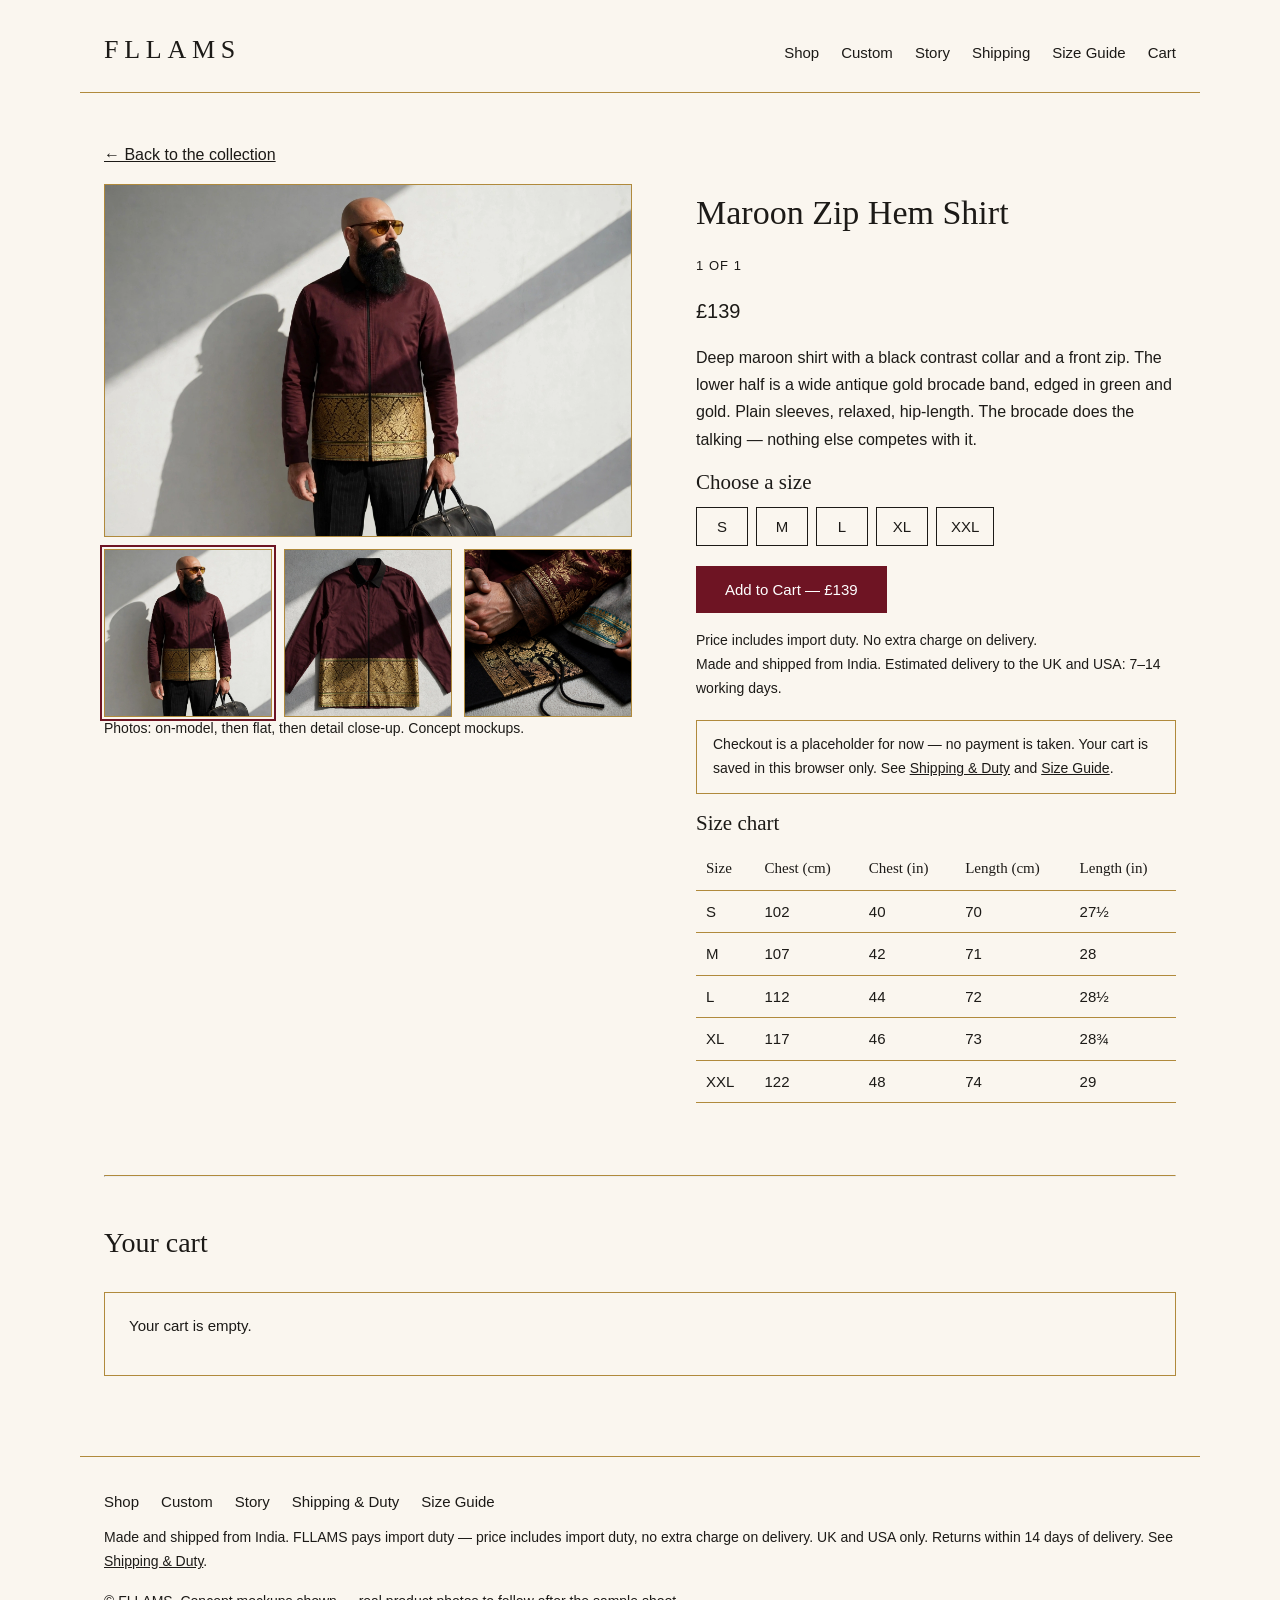
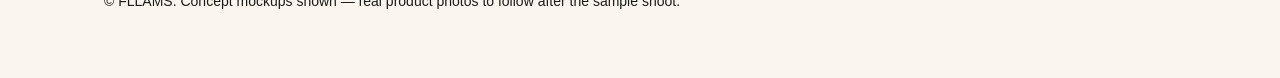
<file: product-zip.html>
<!DOCTYPE html>
<html lang="en-GB">
<head>
<meta charset="utf-8">
<meta name="viewport" content="width=device-width, initial-scale=1">
<title>Maroon Zip Hem Shirt — FLLAMS</title>
<meta name="description" content="Maroon Zip Hem Shirt, £139 — Maroon shirt with a black collar, front zip and wide gold brocade hem band. FLLAMS menswear made from Indian sarees, UK and USA only.">
<link rel="stylesheet" href="assets/css/style.css">
</head>
<body>
<header>
  <a class="logo" href="index.html">FLLAMS</a>
  <nav>
    <a href="shop.html">Shop</a>
    <a href="custom.html">Custom</a>
    <a href="story.html">Story</a>
    <a href="shipping.html">Shipping</a>
    <a href="size-guide.html">Size Guide</a>
    <a href="shop.html#cart" class="cart-link" data-cart-count>Cart</a>
  </nav>
</header>

<main>
  <p><a href="shop.html">&larr; Back to the collection</a></p>
  <section class="product">
    <div class="main-photo">
      <img id="main-photo" src="assets/images/zip-worn.webp" alt="Maroon Zip Hem Shirt, worn">
      <div class="thumbs">
        <img src="assets/images/zip-worn.webp" alt="Maroon Zip Hem Shirt, worn" data-full="assets/images/zip-worn.webp" class="active">
        <img src="assets/images/zip-flat.webp" alt="Maroon Zip Hem Shirt, flat" data-full="assets/images/zip-flat.webp">
        <img src="assets/images/detail-closeup.webp" alt="Detail close-up — gold zari brocade" data-full="assets/images/detail-closeup.webp">
      </div>
      <p class="muted">Photos: on-model, then flat, then detail close-up. Concept mockups.</p>
    </div>
    <div class="buy">
      <h1>Maroon Zip Hem Shirt</h1>
      <p class="meta"><span class="label">1 of 1</span></p>
      <p class="price">£139</p>
      <p>Deep maroon shirt with a black contrast collar and a front zip. The lower half is a wide antique gold brocade band, edged in green and gold. Plain sleeves, relaxed, hip-length. The brocade does the talking — nothing else competes with it.</p>
      <h3>Choose a size</h3>
      <div class="sizes" role="group" aria-label="Size">
        <button type="button" class="size-btn" aria-pressed="false">S</button>
        <button type="button" class="size-btn" aria-pressed="false">M</button>
        <button type="button" class="size-btn" aria-pressed="false">L</button>
        <button type="button" class="size-btn" aria-pressed="false">XL</button>
        <button type="button" class="size-btn" aria-pressed="false">XXL</button>
      </div>
      <p class="muted" id="size-note"></p>
      <p>
        <button type="button" class="btn btn-maroon" data-add-to-cart data-name="Maroon Zip Hem Shirt" data-price="139">Add to Cart — £139</button>
      </p>
      <p class="muted" id="added-note"></p>
      <p class="duty-note">Price includes import duty. No extra charge on delivery.<br>
      Made and shipped from India. Estimated delivery to the UK and USA: 7–14 working days.</p>
      <p class="placeholder-note">Checkout is a placeholder for now — no payment is taken. Your cart is saved in this browser only. See <a href="shipping.html">Shipping &amp; Duty</a> and <a href="size-guide.html">Size Guide</a>.</p>
      <h3>Size chart</h3>
      <table>
    <thead><tr><th>Size</th><th>Chest (cm)</th><th>Chest (in)</th><th>Length (cm)</th><th>Length (in)</th></tr></thead>
    <tbody>
      <tr><td>S</td><td>102</td><td>40</td><td>70</td><td>27&frac12;</td></tr>
      <tr><td>M</td><td>107</td><td>42</td><td>71</td><td>28</td></tr>
      <tr><td>L</td><td>112</td><td>44</td><td>72</td><td>28&frac12;</td></tr>
      <tr><td>XL</td><td>117</td><td>46</td><td>73</td><td>28&frac34;</td></tr>
      <tr><td>XXL</td><td>122</td><td>48</td><td>74</td><td>29</td></tr>
    </tbody>
  </table>
    </div>
  </section>

  <hr class="gold-line">
  <h2>Your cart</h2>
  <div class="cart-panel" id="cart-panel">
    <p class="cart-empty">Your cart is empty.</p>
  </div>
</main>

<footer>
  <nav>
    <a href="shop.html">Shop</a>
    <a href="custom.html">Custom</a>
    <a href="story.html">Story</a>
    <a href="shipping.html">Shipping &amp; Duty</a>
    <a href="size-guide.html">Size Guide</a>
  </nav>
  <p>Made and shipped from India. FLLAMS pays import duty — price includes import duty, no extra charge on delivery. UK and USA only. Returns within 14 days of delivery. See <a href="shipping.html">Shipping &amp; Duty</a>.</p>
  <p>&copy; FLLAMS. Concept mockups shown — real product photos to follow after the sample shoot.</p>
</footer>
<script src="assets/js/main.js"></script>
</body>
</html>
</file>
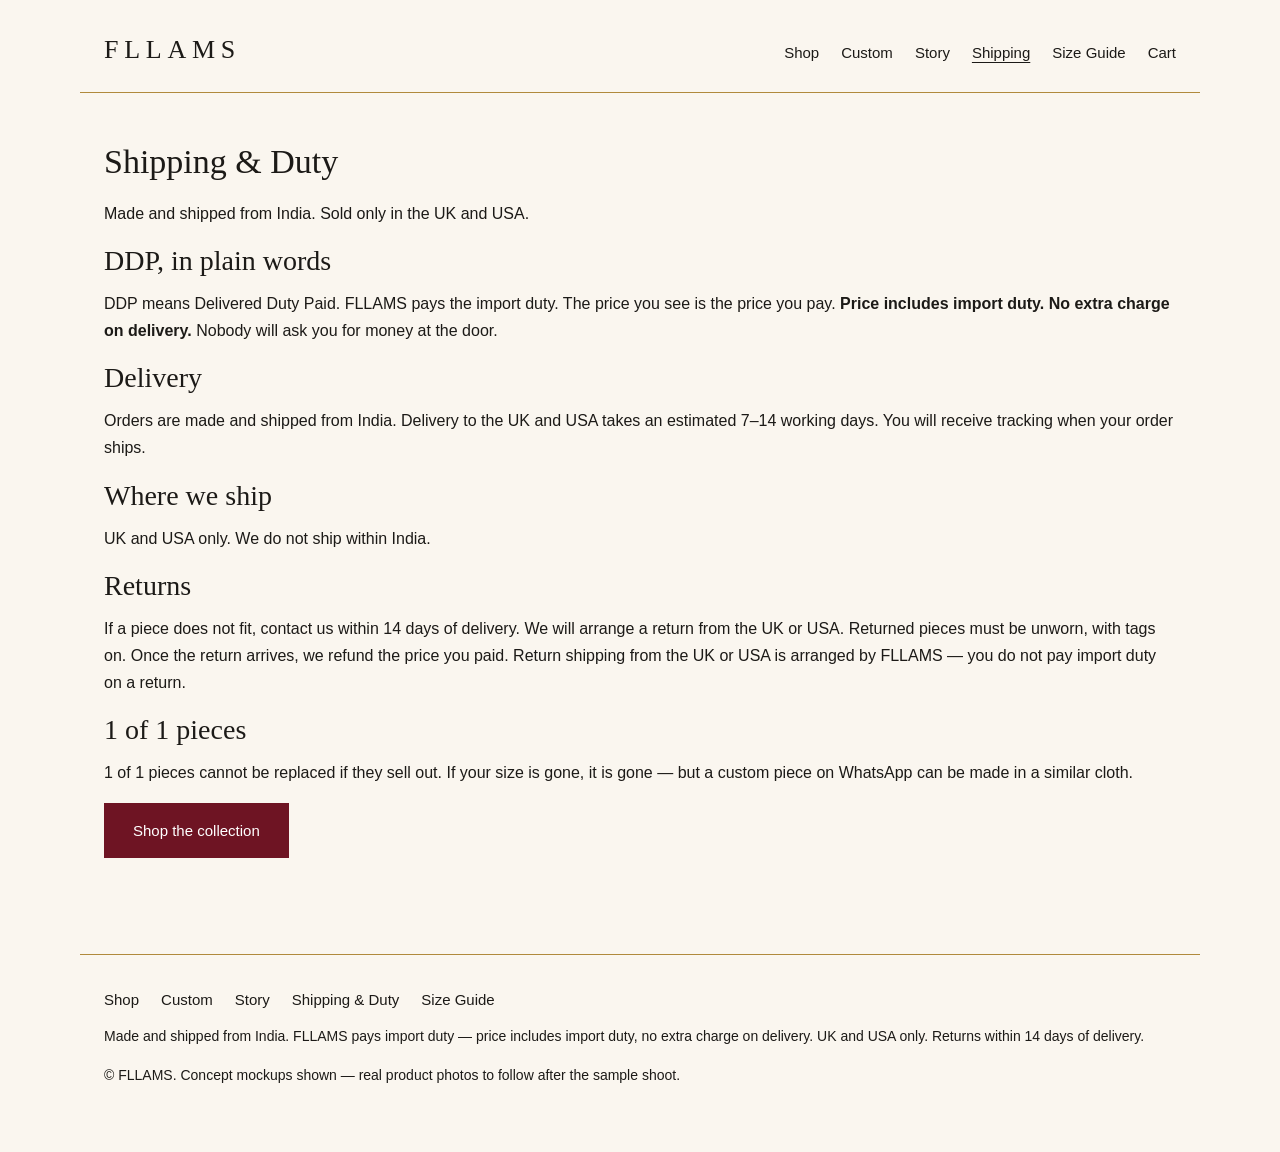
<file: shipping.html>
<!DOCTYPE html>
<html lang="en-GB">
<head>
<meta charset="utf-8">
<meta name="viewport" content="width=device-width, initial-scale=1">
<title>Shipping &amp; Duty — FLLAMS</title>
<meta name="description" content="FLLAMS ships from India to the UK and USA. FLLAMS pays import duty — DDP. Price includes import duty, no extra charge on delivery.">
<link rel="stylesheet" href="assets/css/style.css">
</head>
<body>
<header>
  <a class="logo" href="index.html">FLLAMS</a>
  <nav>
    <a href="shop.html">Shop</a>
    <a href="custom.html">Custom</a>
    <a href="story.html">Story</a>
    <a href="shipping.html" aria-current="page">Shipping</a>
    <a href="size-guide.html">Size Guide</a>
    <a href="shop.html#cart" class="cart-link" data-cart-count>Cart</a>
  </nav>
</header>

<main>
  <h1>Shipping &amp; Duty</h1>
  <p class="lede">Made and shipped from India. Sold only in the UK and USA.</p>

  <h2>DDP, in plain words</h2>
  <p>DDP means Delivered Duty Paid. FLLAMS pays the import duty. The price you see is the price you pay. <strong>Price includes import duty. No extra charge on delivery.</strong> Nobody will ask you for money at the door.</p>

  <h2>Delivery</h2>
  <p>Orders are made and shipped from India. Delivery to the UK and USA takes an estimated 7–14 working days. <!-- TODO: confirm the real estimate with the DDP courier and update this line. --> You will receive tracking when your order ships.</p>

  <h2>Where we ship</h2>
  <p>UK and USA only. We do not ship within India.</p>

  <h2>Returns</h2>
  <p>If a piece does not fit, contact us within 14 days of delivery. We will arrange a return from the UK or USA. Returned pieces must be unworn, with tags on. Once the return arrives, we refund the price you paid. Return shipping from the UK or USA is arranged by FLLAMS — you do not pay import duty on a return.</p>

  <h2>1 of 1 pieces</h2>
  <p>1 of 1 pieces cannot be replaced if they sell out. If your size is gone, it is gone — but a custom piece on WhatsApp can be made in a similar cloth.</p>

  <p><a class="btn btn-maroon" href="shop.html">Shop the collection</a></p>
</main>

<footer>
  <nav>
    <a href="shop.html">Shop</a>
    <a href="custom.html">Custom</a>
    <a href="story.html">Story</a>
    <a href="shipping.html">Shipping &amp; Duty</a>
    <a href="size-guide.html">Size Guide</a>
  </nav>
  <p>Made and shipped from India. FLLAMS pays import duty — price includes import duty, no extra charge on delivery. UK and USA only. Returns within 14 days of delivery.</p>
  <p>© FLLAMS. Concept mockups shown — real product photos to follow after the sample shoot.</p>
</footer>
<script src="assets/js/main.js"></script>
</body>
</html>
</file>
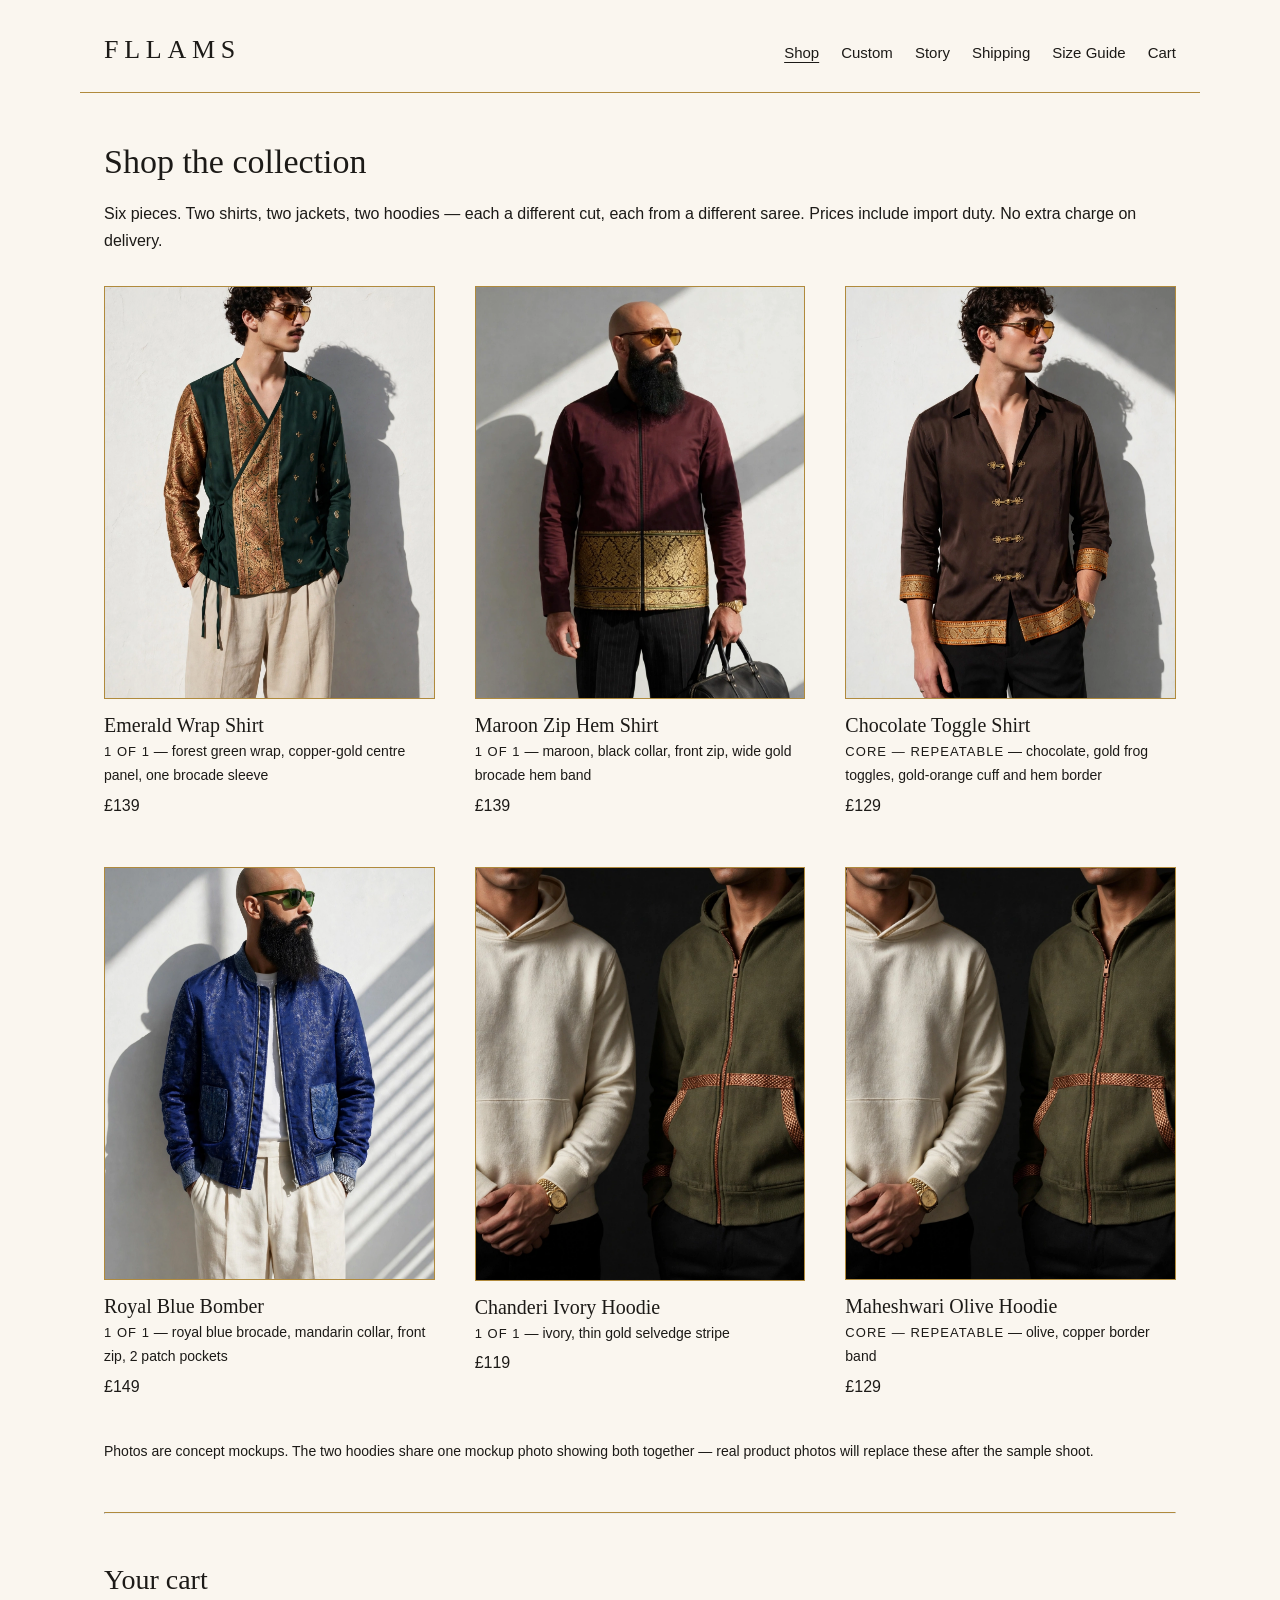
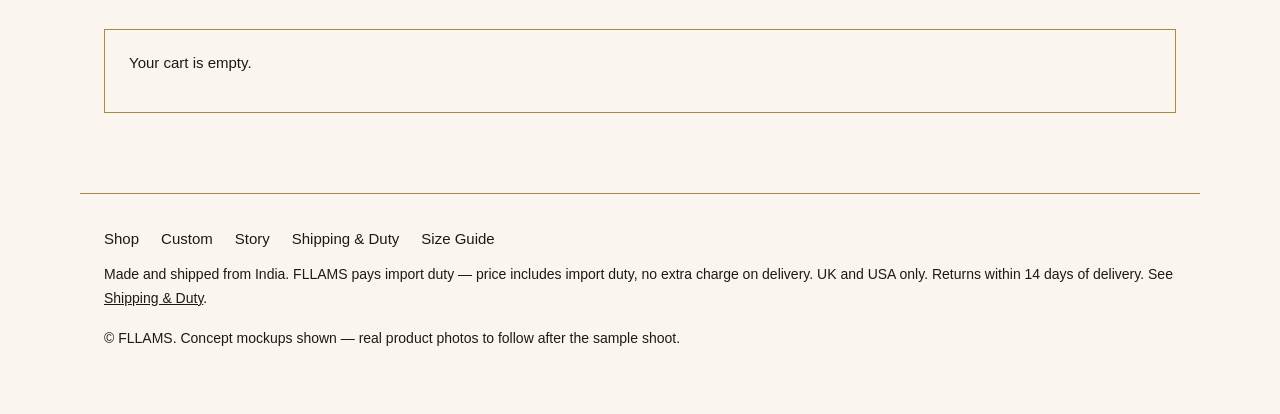
<file: shop.html>
<!DOCTYPE html>
<html lang="en-GB">
<head>
<meta charset="utf-8">
<meta name="viewport" content="width=device-width, initial-scale=1">
<title>Shop — FLLAMS</title>
<meta name="description" content="The FLLAMS collection: six pieces of menswear made from Indian sarees, £99–£150, UK and USA only.">
<link rel="stylesheet" href="assets/css/style.css">
</head>
<body>
<header>
  <a class="logo" href="index.html">FLLAMS</a>
  <nav>
    <a href="shop.html" aria-current="page">Shop</a>
    <a href="custom.html">Custom</a>
    <a href="story.html">Story</a>
    <a href="shipping.html">Shipping</a>
    <a href="size-guide.html">Size Guide</a>
    <a href="#cart" class="cart-link" data-cart-count>Cart</a>
  </nav>
</header>

<main>
  <h1>Shop the collection</h1>
  <p>Six pieces. Two shirts, two jackets, two hoodies — each a different cut, each from a different saree. Prices include import duty. No extra charge on delivery.</p>

  <div class="grid">
    <article class="card">
      <a href="product-wrap.html">
        <img src="assets/images/wrap-worn.webp" alt="Emerald Wrap Shirt, worn">
        <h3>Emerald Wrap Shirt</h3>
        <p class="meta"><span class="label">1 of 1</span> — forest green wrap, copper-gold centre panel, one brocade sleeve</p>
        <p class="price">£139</p>
      </a>
    </article>
    <article class="card">
      <a href="product-zip.html">
        <img src="assets/images/zip-worn.webp" alt="Maroon Zip Hem Shirt, worn">
        <h3>Maroon Zip Hem Shirt</h3>
        <p class="meta"><span class="label">1 of 1</span> — maroon, black collar, front zip, wide gold brocade hem band</p>
        <p class="price">£139</p>
      </a>
    </article>
    <article class="card">
      <a href="product-toggle.html">
        <img src="assets/images/toggle-worn.webp" alt="Chocolate Toggle Shirt, worn">
        <h3>Chocolate Toggle Shirt</h3>
        <p class="meta"><span class="label">Core — Repeatable</span> — chocolate, gold frog toggles, gold-orange cuff and hem border</p>
        <p class="price">£129</p>
      </a>
    </article>
    <article class="card">
      <a href="product-bomber.html">
        <img src="assets/images/bomber-worn.webp" alt="Royal Blue Bomber, worn">
        <h3>Royal Blue Bomber</h3>
        <p class="meta"><span class="label">1 of 1</span> — royal blue brocade, mandarin collar, front zip, 2 patch pockets</p>
        <p class="price">£149</p>
      </a>
    </article>
    <article class="card">
      <a href="product-hoodie-ivory.html">
        <img src="assets/images/hoodies-worn.webp" alt="Chanderi Ivory Hoodie and Maheshwari Olive Hoodie, worn — shared concept mockup showing both hoodies">
        <h3>Chanderi Ivory Hoodie</h3>
        <p class="meta"><span class="label">1 of 1</span> — ivory, thin gold selvedge stripe</p>
        <p class="price">£119</p>
      </a>
    </article>
    <article class="card">
      <a href="product-hoodie-olive.html">
        <img src="assets/images/hoodies-worn.webp" alt="Maheshwari Olive Hoodie and Chanderi Ivory Hoodie, worn — shared concept mockup showing both hoodies">
        <h3>Maheshwari Olive Hoodie</h3>
        <p class="meta"><span class="label">Core — Repeatable</span> — olive, copper border band</p>
        <p class="price">£129</p>
      </a>
    </article>
  </div>

  <p class="muted" style="margin-top: 40px;">Photos are concept mockups. The two hoodies share one mockup photo showing both together — real product photos will replace these after the sample shoot.</p>

  <hr class="gold-line">
  <h2 id="cart">Your cart</h2>
  <div class="cart-panel" id="cart-panel">
    <p class="cart-empty">Your cart is empty.</p>
  </div>
</main>

<footer>
  <nav>
    <a href="shop.html">Shop</a>
    <a href="custom.html">Custom</a>
    <a href="story.html">Story</a>
    <a href="shipping.html">Shipping &amp; Duty</a>
    <a href="size-guide.html">Size Guide</a>
  </nav>
  <p>Made and shipped from India. FLLAMS pays import duty — price includes import duty, no extra charge on delivery. UK and USA only. Returns within 14 days of delivery. See <a href="shipping.html">Shipping &amp; Duty</a>.</p>
  <p>© FLLAMS. Concept mockups shown — real product photos to follow after the sample shoot.</p>
</footer>
<script src="assets/js/main.js"></script>
</body>
</html>
</file>
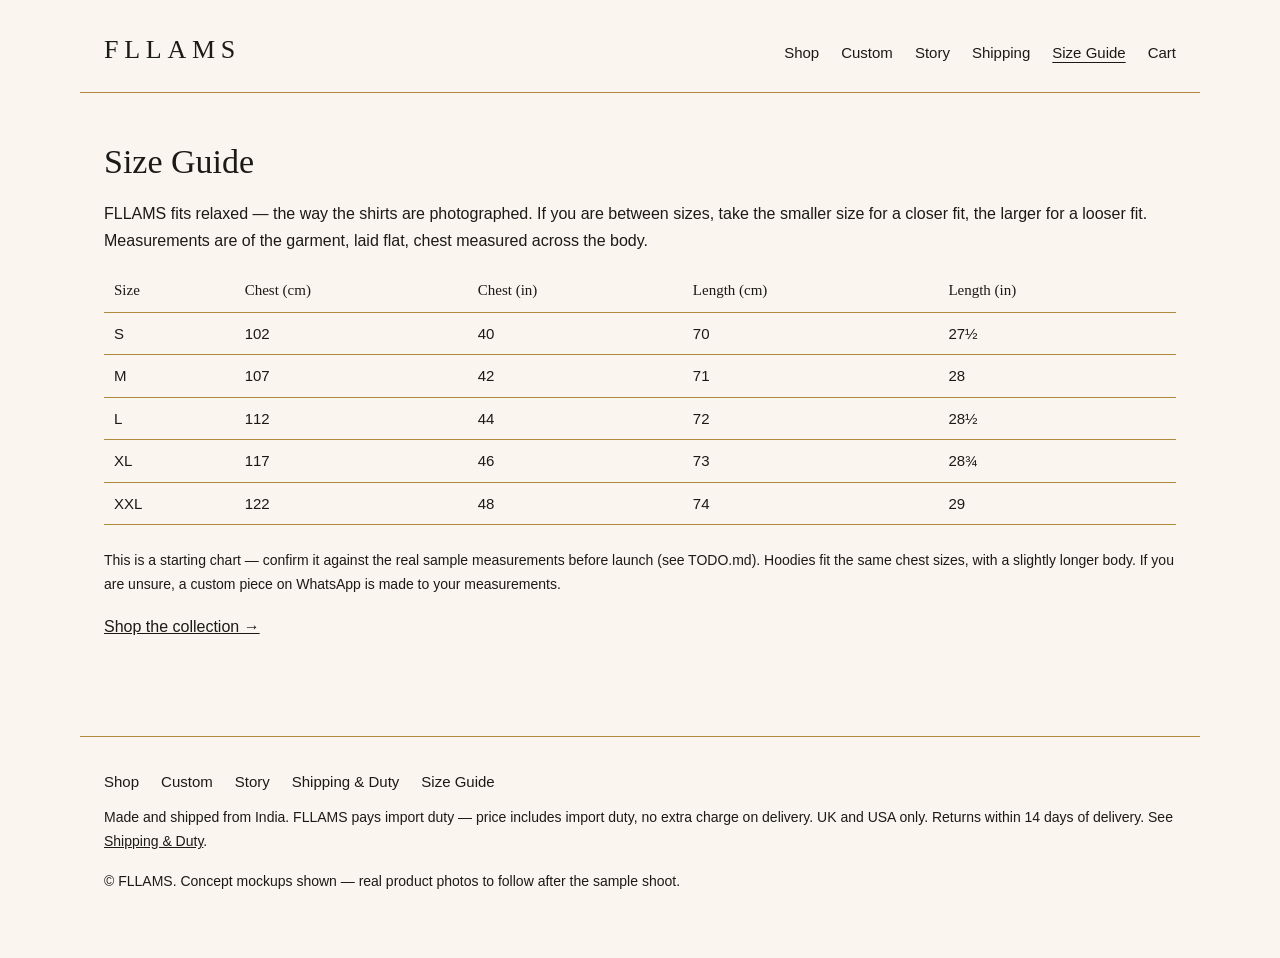
<file: size-guide.html>
<!DOCTYPE html>
<html lang="en-GB">
<head>
<meta charset="utf-8">
<meta name="viewport" content="width=device-width, initial-scale=1">
<title>Size Guide — FLLAMS</title>
<meta name="description" content="FLLAMS size chart, S to XXL, chest in centimetres and inches. Relaxed fit.">
<link rel="stylesheet" href="assets/css/style.css">
</head>
<body>
<header>
  <a class="logo" href="index.html">FLLAMS</a>
  <nav>
    <a href="shop.html">Shop</a>
    <a href="custom.html">Custom</a>
    <a href="story.html">Story</a>
    <a href="shipping.html">Shipping</a>
    <a href="size-guide.html" aria-current="page">Size Guide</a>
    <a href="shop.html#cart" class="cart-link" data-cart-count>Cart</a>
  </nav>
</header>

<main>
  <h1>Size Guide</h1>
  <p>FLLAMS fits relaxed — the way the shirts are photographed. If you are between sizes, take the smaller size for a closer fit, the larger for a looser fit. Measurements are of the garment, laid flat, chest measured across the body.</p>

  <table>
    <thead>
      <tr><th>Size</th><th>Chest (cm)</th><th>Chest (in)</th><th>Length (cm)</th><th>Length (in)</th></tr>
    </thead>
    <tbody>
      <tr><td>S</td><td>102</td><td>40</td><td>70</td><td>27½</td></tr>
      <tr><td>M</td><td>107</td><td>42</td><td>71</td><td>28</td></tr>
      <tr><td>L</td><td>112</td><td>44</td><td>72</td><td>28½</td></tr>
      <tr><td>XL</td><td>117</td><td>46</td><td>73</td><td>28¾</td></tr>
      <tr><td>XXL</td><td>122</td><td>48</td><td>74</td><td>29</td></tr>
    </tbody>
  </table>

  <p class="muted">This is a starting chart — confirm it against the real sample measurements before launch (see TODO.md). Hoodies fit the same chest sizes, with a slightly longer body. If you are unsure, a custom piece on WhatsApp is made to your measurements.</p>
  <p><a href="shop.html">Shop the collection →</a></p>
</main>

<footer>
  <nav>
    <a href="shop.html">Shop</a>
    <a href="custom.html">Custom</a>
    <a href="story.html">Story</a>
    <a href="shipping.html">Shipping &amp; Duty</a>
    <a href="size-guide.html">Size Guide</a>
  </nav>
  <p>Made and shipped from India. FLLAMS pays import duty — price includes import duty, no extra charge on delivery. UK and USA only. Returns within 14 days of delivery. See <a href="shipping.html">Shipping &amp; Duty</a>.</p>
  <p>© FLLAMS. Concept mockups shown — real product photos to follow after the sample shoot.</p>
</footer>
<script src="assets/js/main.js"></script>
</body>
</html>
</file>
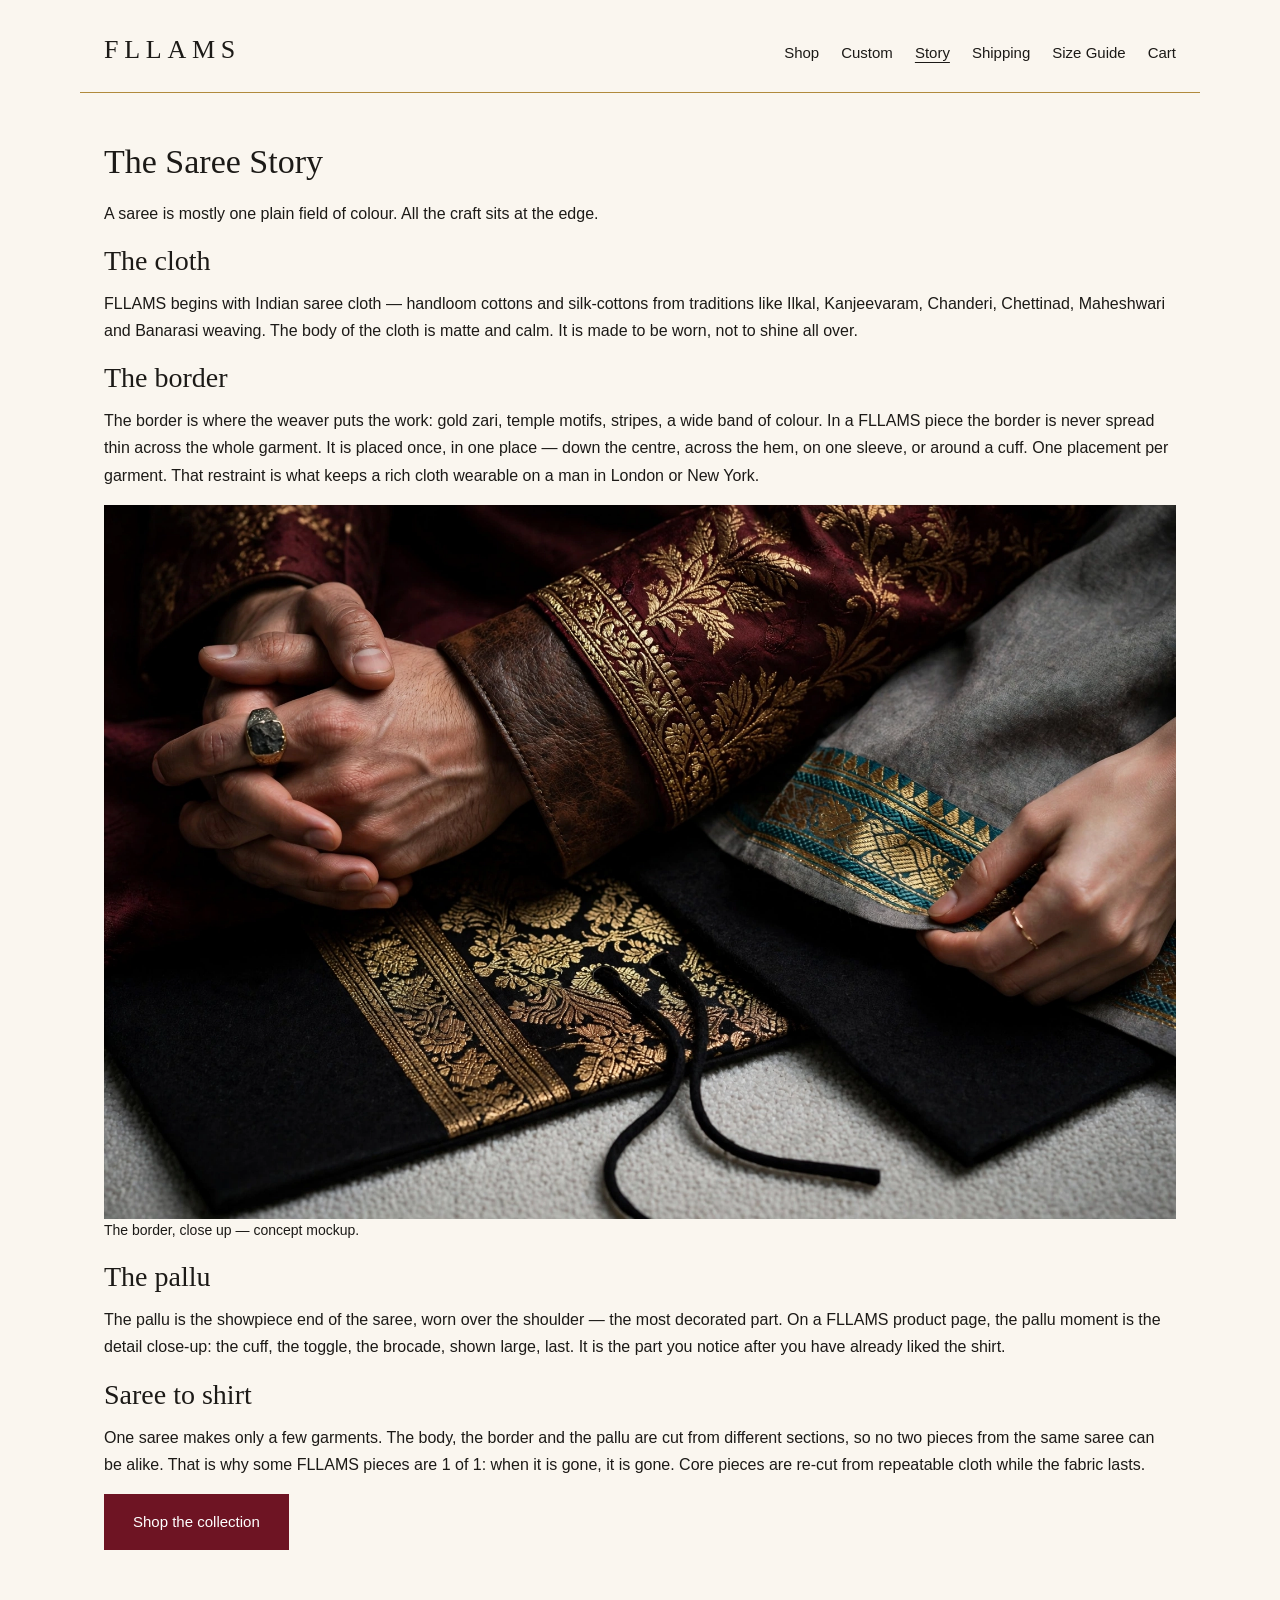
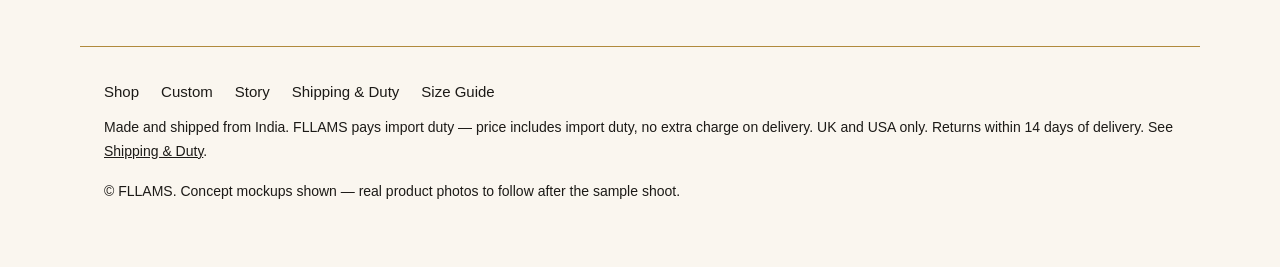
<file: story.html>
<!DOCTYPE html>
<html lang="en-GB">
<head>
<meta charset="utf-8">
<meta name="viewport" content="width=device-width, initial-scale=1">
<title>The Saree Story — FLLAMS</title>
<meta name="description" content="How a saree becomes a FLLAMS shirt, jacket or hoodie — the cloth, the border, the pallu.">
<link rel="stylesheet" href="assets/css/style.css">
</head>
<body>
<header>
  <a class="logo" href="index.html">FLLAMS</a>
  <nav>
    <a href="shop.html">Shop</a>
    <a href="custom.html">Custom</a>
    <a href="story.html" aria-current="page">Story</a>
    <a href="shipping.html">Shipping</a>
    <a href="size-guide.html">Size Guide</a>
    <a href="shop.html#cart" class="cart-link" data-cart-count>Cart</a>
  </nav>
</header>

<main>
  <h1>The Saree Story</h1>
  <p class="lede">A saree is mostly one plain field of colour. All the craft sits at the edge.</p>

  <h2>The cloth</h2>
  <p>FLLAMS begins with Indian saree cloth — handloom cottons and silk-cottons from traditions like Ilkal, Kanjeevaram, Chanderi, Chettinad, Maheshwari and Banarasi weaving. The body of the cloth is matte and calm. It is made to be worn, not to shine all over.</p>

  <h2>The border</h2>
  <p>The border is where the weaver puts the work: gold zari, temple motifs, stripes, a wide band of colour. In a FLLAMS piece the border is never spread thin across the whole garment. It is placed once, in one place — down the centre, across the hem, on one sleeve, or around a cuff. One placement per garment. That restraint is what keeps a rich cloth wearable on a man in London or New York.</p>
  <img src="assets/images/detail-closeup.webp" alt="Close-up of hands, a stone ring and gold zari brocade border" loading="lazy">
  <p class="muted">The border, close up — concept mockup.</p>

  <h2>The pallu</h2>
  <p>The pallu is the showpiece end of the saree, worn over the shoulder — the most decorated part. On a FLLAMS product page, the pallu moment is the detail close-up: the cuff, the toggle, the brocade, shown large, last. It is the part you notice after you have already liked the shirt.</p>

  <h2>Saree to shirt</h2>
  <p>One saree makes only a few garments. The body, the border and the pallu are cut from different sections, so no two pieces from the same saree can be alike. That is why some FLLAMS pieces are 1 of 1: when it is gone, it is gone. Core pieces are re-cut from repeatable cloth while the fabric lasts.</p>

  <p><a class="btn btn-maroon" href="shop.html">Shop the collection</a></p>
</main>

<footer>
  <nav>
    <a href="shop.html">Shop</a>
    <a href="custom.html">Custom</a>
    <a href="story.html">Story</a>
    <a href="shipping.html">Shipping &amp; Duty</a>
    <a href="size-guide.html">Size Guide</a>
  </nav>
  <p>Made and shipped from India. FLLAMS pays import duty — price includes import duty, no extra charge on delivery. UK and USA only. Returns within 14 days of delivery. See <a href="shipping.html">Shipping &amp; Duty</a>.</p>
  <p>© FLLAMS. Concept mockups shown — real product photos to follow after the sample shoot.</p>
</footer>
<script src="assets/js/main.js"></script>
</body>
</html>
</file>
<file: assets/css/style.css>
/* FLLAMS — Border Principle.
   The page is the plain body of a saree (ivory, no pattern).
   The garment photo is its border. Gold is only a thin line.
   Locked colours: Ivory #FAF6EF, Ink #1C1A17, Zari Gold #B08A3C (lines only),
   Deep Maroon #6E1423 (checkout button only).
   Two fonts, both system stacks — no webfont download, fast load.
   No slider, no video, no pop-ups. */

:root {
  --ivory: #FAF6EF;
  --ink: #1C1A17;
  --gold: #B08A3C;
  --maroon: #6E1423;
  --serif: Georgia, "Times New Roman", Times, serif;
  --sans: -apple-system, BlinkMacSystemFont, "Segoe UI", Helvetica, Arial, sans-serif;
}

* { box-sizing: border-box; }

body {
  margin: 0;
  background: var(--ivory);
  color: var(--ink);
  font-family: var(--sans);
  font-size: 16px;
  line-height: 1.7;
}

h1, h2, h3 { font-family: var(--serif); font-weight: 400; line-height: 1.25; }
h1 { font-size: 34px; margin: 0 0 16px; }
h2 { font-size: 28px; margin: 0 0 12px; }
h3 { font-size: 21px; margin: 0 0 8px; }
p { margin: 0 0 16px; }
a { color: var(--ink); }
img { display: block; max-width: 100%; height: auto; }

/* One line header, no banner. */
header {
  display: flex;
  align-items: baseline;
  justify-content: space-between;
  gap: 24px;
  max-width: 1120px;
  margin: 0 auto;
  padding: 28px 24px 20px;
  border-bottom: 1px solid var(--gold);
}
.logo {
  font-family: var(--serif);
  font-size: 26px;
  letter-spacing: 0.22em;
  text-decoration: none;
  color: var(--ink);
}
nav { display: flex; gap: 22px; flex-wrap: wrap; }
nav a { text-decoration: none; font-size: 15px; }
nav a:hover, nav a[aria-current="page"] { text-decoration: underline; text-underline-offset: 4px; }
.cart-link { font-size: 15px; }

main { max-width: 1120px; margin: 0 auto; padding: 48px 24px 80px; }

/* Gold double rule — the saree border, used once under the hero. */
.gold-rule {
  border: 0;
  border-top: 3px double var(--gold);
  margin: 40px 0 56px;
}
.gold-line { border-top: 1px solid var(--gold); margin: 48px 0; }

/* Homepage hero: headline BESIDE the photo, never over it. */
.hero {
  display: grid;
  grid-template-columns: 1fr 1fr;
  gap: 64px;
  align-items: center;
}
.hero img { border: 1px solid var(--gold); }
.hero p.lede { font-size: 18px; }

/* Buttons. Maroon means checkout, only checkout, everywhere. */
.btn {
  display: inline-block;
  padding: 14px 28px;
  font-family: var(--sans);
  font-size: 15px;
  text-decoration: none;
  cursor: pointer;
  border: 1px solid var(--ink);
  background: transparent;
  color: var(--ink);
}
.btn-maroon {
  background: var(--maroon);
  border-color: var(--maroon);
  color: #fff;
}
.btn-maroon:hover { opacity: 0.92; }
/* WhatsApp button is outlined, never maroon. */
.btn-outline {
  background: transparent;
  border: 1px solid var(--ink);
  color: var(--ink);
}
.btn-outline:hover { background: var(--ink); color: var(--ivory); }

/* Collection grid: 3 per row desktop, 1 per row mobile, large gaps. */
.grid {
  display: grid;
  grid-template-columns: repeat(3, 1fr);
  gap: 48px 40px;
  margin-top: 32px;
}
.card a { text-decoration: none; color: var(--ink); }
.card img { width: 100%; aspect-ratio: 4 / 5; object-fit: cover; border: 1px solid var(--gold); }
.card h3 { margin: 14px 0 2px; font-size: 20px; }
.card .meta { font-size: 14px; margin: 0; }
.card .price { font-size: 16px; margin: 4px 0 0; }
.label { font-size: 13px; letter-spacing: 0.08em; text-transform: uppercase; }

/* Product page: photo first, large. Fixed order: garment, name, price, button. */
.product { display: grid; grid-template-columns: 1.1fr 1fr; gap: 64px; align-items: start; }
.product .main-photo img { border: 1px solid var(--gold); }
.thumbs { display: grid; grid-template-columns: repeat(3, 1fr); gap: 12px; margin-top: 12px; }
.thumbs img { width: 100%; aspect-ratio: 1 / 1; object-fit: cover; border: 1px solid var(--gold); cursor: pointer; }
.thumbs img.active { outline: 2px solid var(--maroon); outline-offset: 2px; }
.product .buy { margin-top: 8px; }
.price { font-size: 20px; }
.duty-note { font-size: 14px; margin-top: 12px; }
.placeholder-note {
  font-size: 14px;
  border: 1px solid var(--gold);
  padding: 12px 16px;
  margin-top: 20px;
}

/* Size selector + size chart. */
.sizes { display: flex; gap: 8px; flex-wrap: wrap; margin: 12px 0 20px; }
.size-btn {
  min-width: 52px;
  padding: 10px 14px;
  font-family: var(--sans);
  font-size: 15px;
  background: transparent;
  border: 1px solid var(--ink);
  color: var(--ink);
  cursor: pointer;
}
.size-btn[aria-pressed="true"] { background: var(--ink); color: var(--ivory); }
table { border-collapse: collapse; width: 100%; font-size: 15px; margin: 12px 0 24px; }
th, td { text-align: left; padding: 8px 10px; border-bottom: 1px solid var(--gold); }
th { font-family: var(--serif); font-weight: 400; }

/* Strips on the homepage. */
.strip { display: grid; grid-template-columns: 1fr 1fr; gap: 64px; align-items: center; margin-top: 72px; }
.strip img { border: 1px solid var(--gold); }

footer {
  max-width: 1120px;
  margin: 0 auto;
  padding: 32px 24px 48px;
  border-top: 1px solid var(--gold);
  font-size: 14px;
}
footer nav { display: flex; gap: 22px; flex-wrap: wrap; margin-bottom: 12px; }

.steps { counter-reset: step; padding-left: 0; list-style: none; }
.steps li { margin-bottom: 20px; padding-left: 44px; position: relative; }
.steps li::before {
  counter-increment: step;
  content: counter(step);
  position: absolute; left: 0; top: 0;
  width: 28px; height: 28px;
  border: 1px solid var(--gold);
  border-radius: 50%;
  text-align: center; line-height: 28px;
  font-family: var(--serif);
}
.muted { font-size: 14px; }
.cart-empty { font-size: 15px; }

/* Cart drawer: a simple panel, not a pop-up takeover. */
.cart-panel {
  border: 1px solid var(--gold);
  padding: 20px 24px;
  margin-top: 32px;
  background: var(--ivory);
}
.cart-panel ul { list-style: none; padding: 0; margin: 0 0 16px; }
.cart-panel li {
  display: flex; justify-content: space-between; gap: 16px;
  padding: 8px 0; border-bottom: 1px solid var(--gold);
}
.cart-panel li:last-child { border-bottom: 0; }
.cart-panel button { font-family: var(--sans); background: none; border: 0; cursor: pointer; text-decoration: underline; font-size: 14px; }

@media (max-width: 760px) {
  h1 { font-size: 28px; }
  main { padding: 32px 20px 64px; }
  .hero, .product, .strip { grid-template-columns: 1fr; gap: 32px; }
  .grid { grid-template-columns: 1fr; }
  header { flex-wrap: wrap; padding: 20px; }
}
</file>
